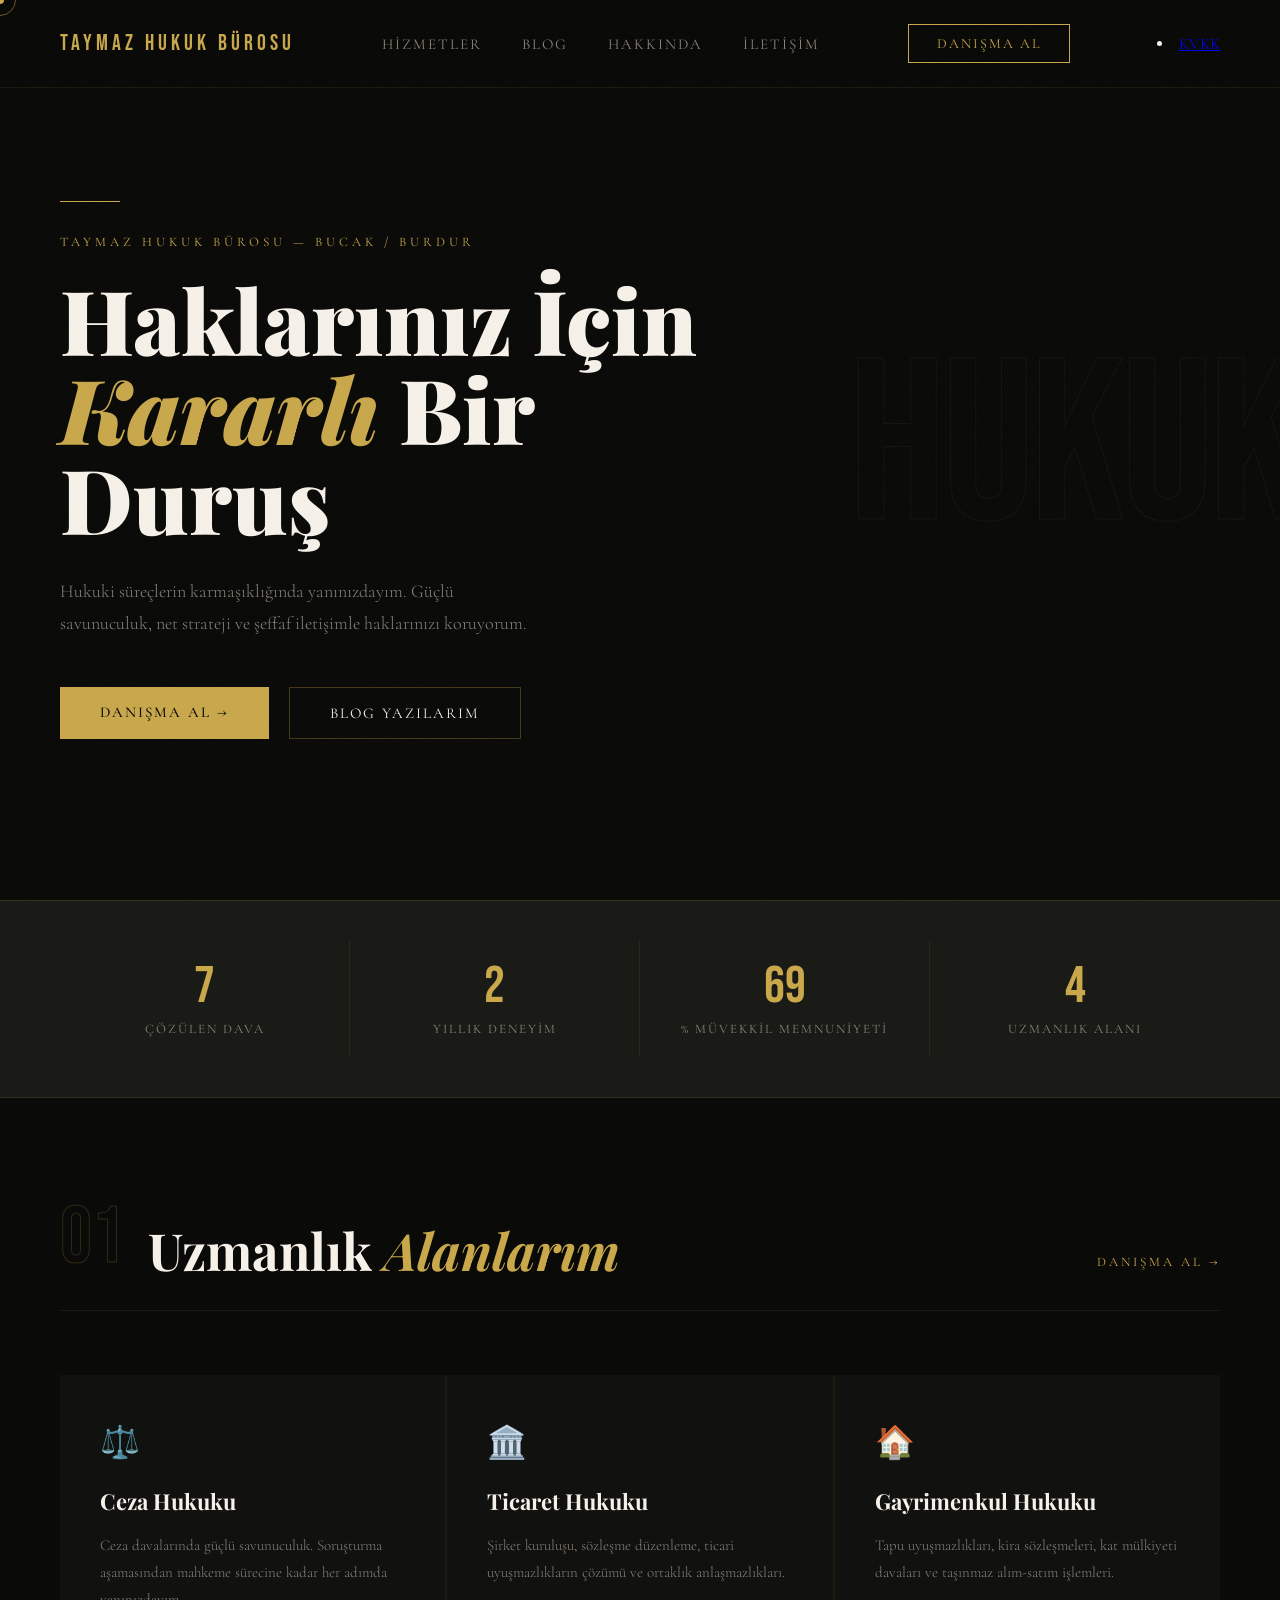
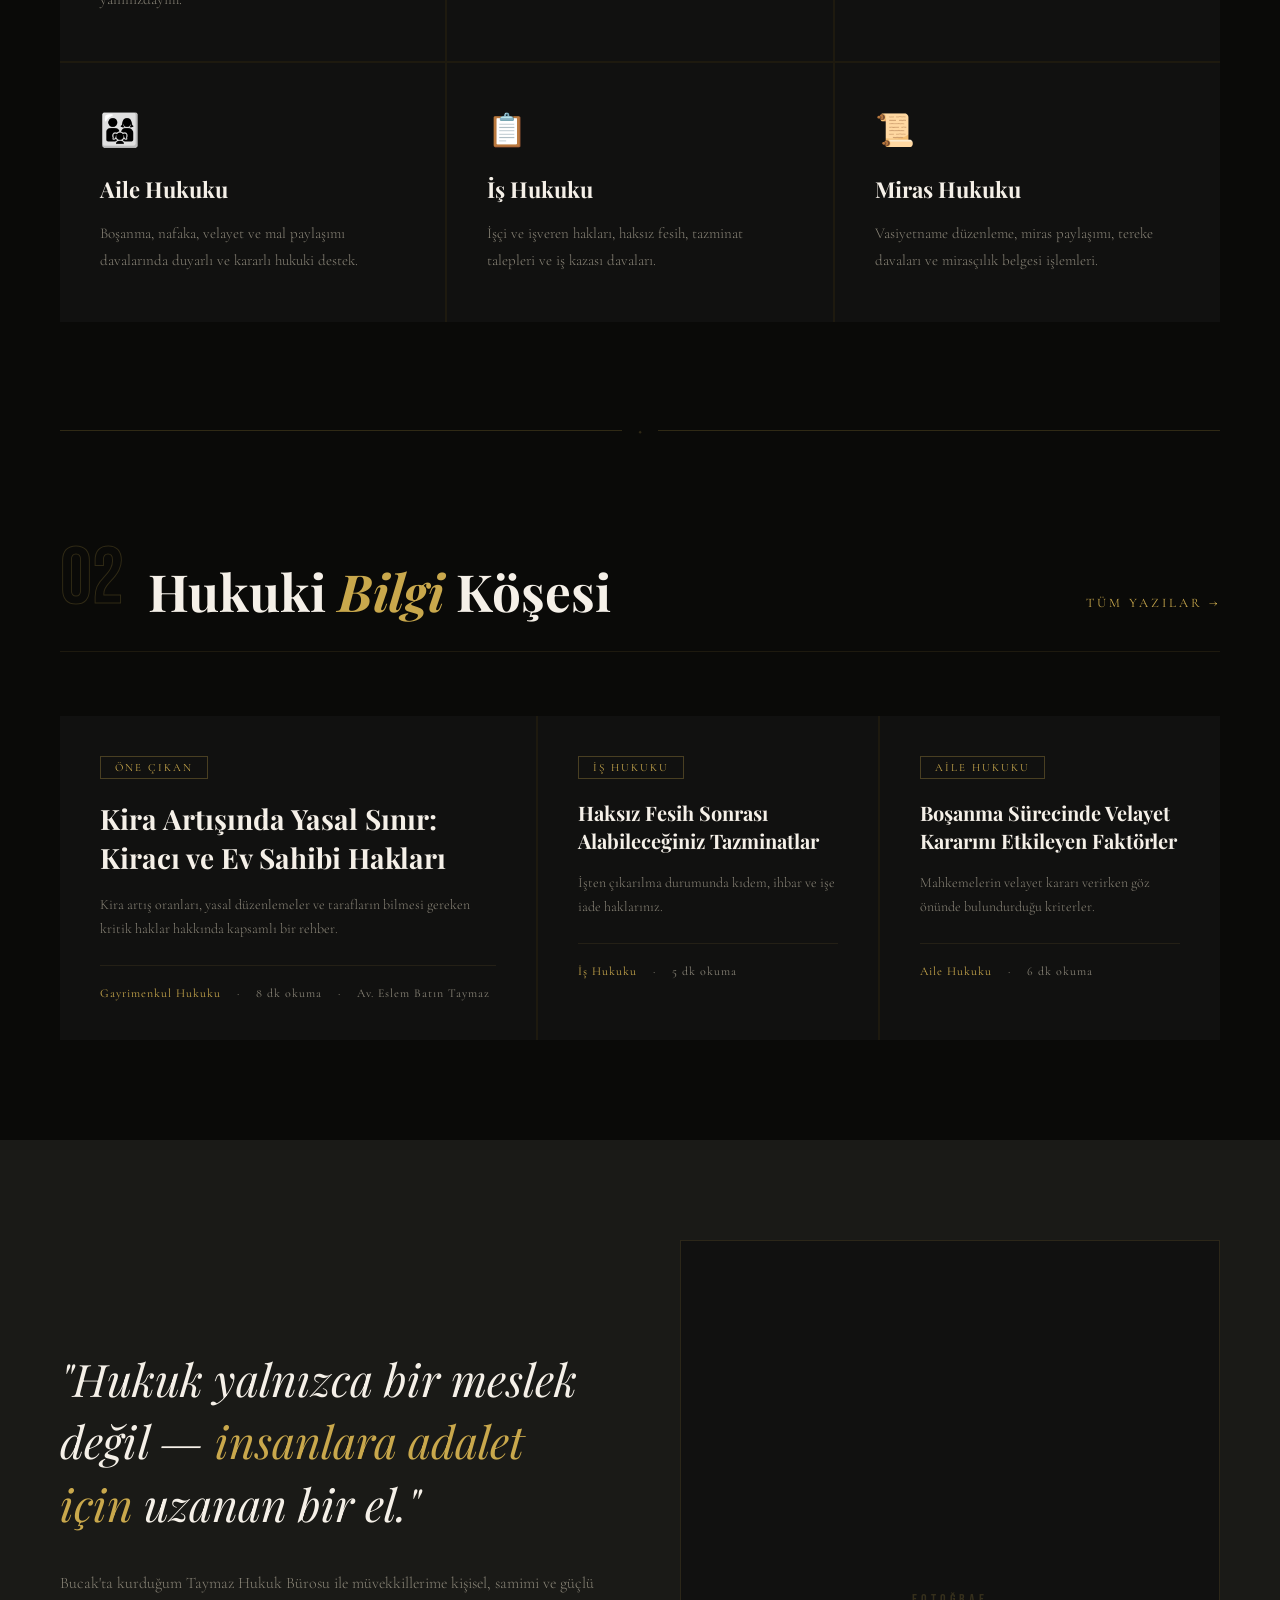
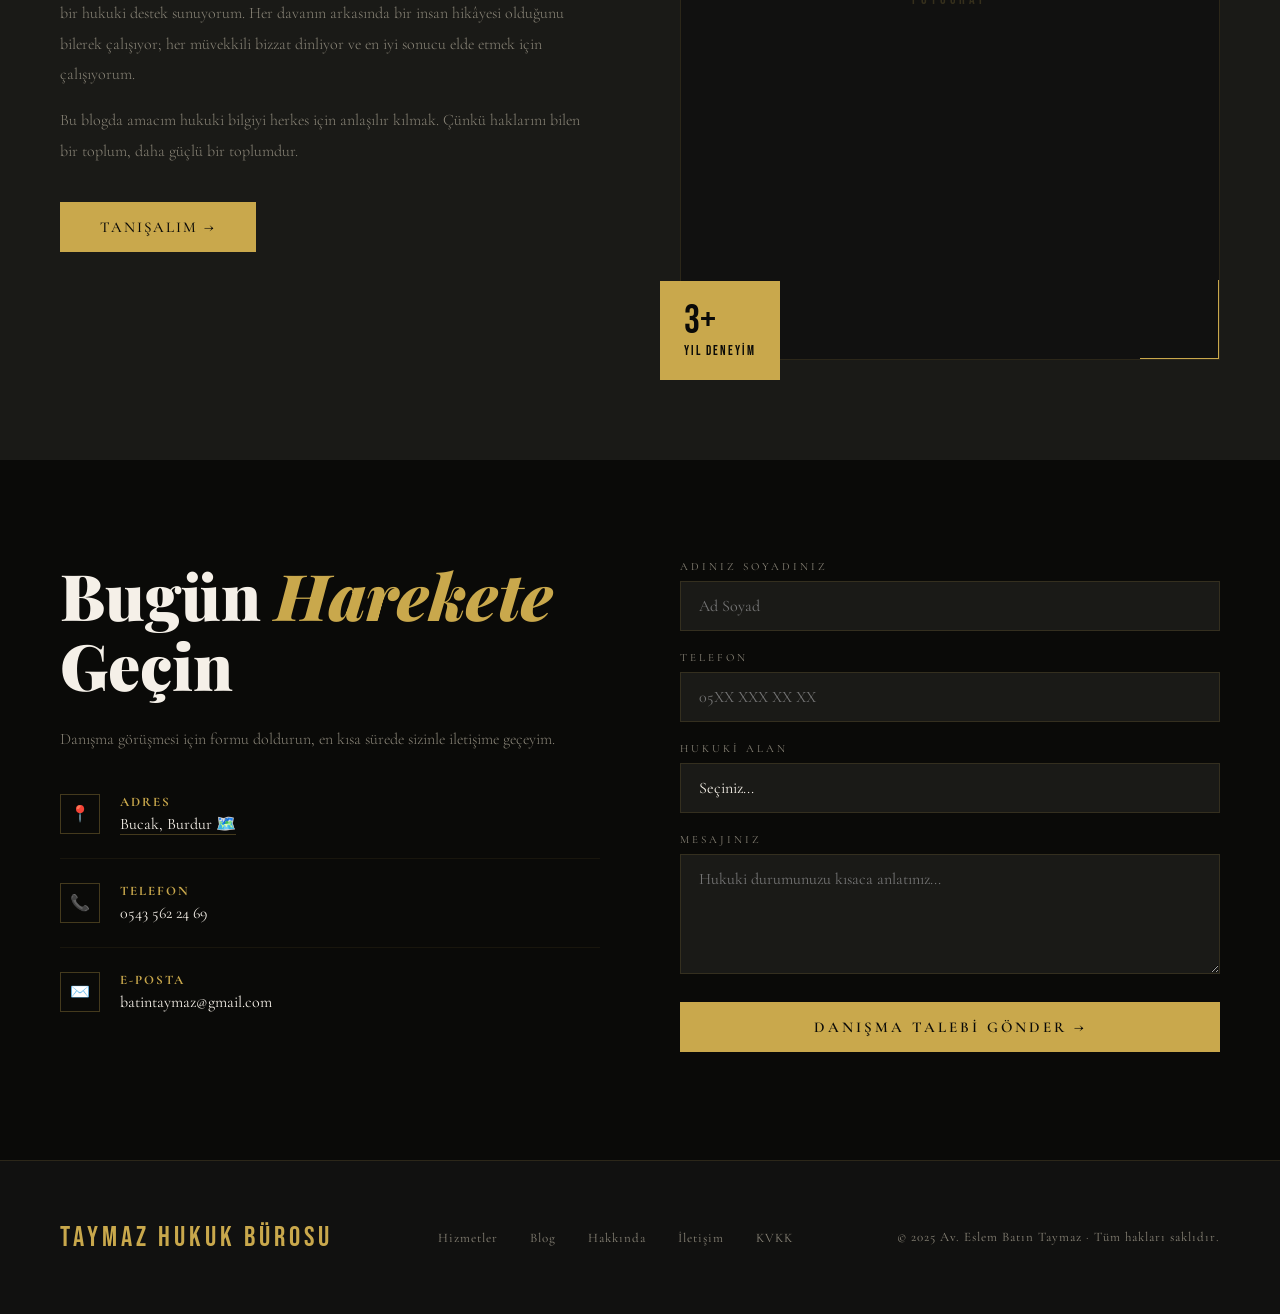
<file: index.html>
<!DOCTYPE html>
<html lang="tr">
<head>
<meta charset="UTF-8">
<meta name="viewport" content="width=device-width, initial-scale=1.0">
<title>Taymaz Hukuk Bürosu — Av. Eslem Batın Taymaz</title>
<link href="https://fonts.googleapis.com/css2?family=Playfair+Display:ital,wght@0,700;0,900;1,700&family=Cormorant+Garamond:wght@300;400;500&family=Bebas+Neue&display=swap" rel="stylesheet">
<link rel="stylesheet" href="style.css">
<style>
  .hero { min-height: 100vh; display: flex; align-items: center; padding: 120px 60px 80px; position: relative; overflow: hidden; }
  .hero-bg-text { position: absolute; right: -20px; top: 50%; transform: translateY(-50%); font-family: 'Bebas Neue', sans-serif; font-size: clamp(120px, 18vw, 260px); color: transparent; -webkit-text-stroke: 1px rgba(201,168,76,0.07); line-height: 1; pointer-events: none; user-select: none; letter-spacing: -4px; }
  .hero-line { width: 60px; height: 1px; background: var(--gold); margin-bottom: 32px; animation: expandLine 1.2s ease forwards; transform-origin: left; }
  @keyframes expandLine { from { transform: scaleX(0); } to { transform: scaleX(1); } }
  .hero-tag { font-size: 13px; letter-spacing: 4px; text-transform: uppercase; color: var(--gold); margin-bottom: 24px; opacity: 0; animation: fadeUp 0.8s ease 0.3s forwards; }
  .hero h1 { font-family: 'Playfair Display', serif; font-size: clamp(48px, 7vw, 96px); font-weight: 900; line-height: 1.0; margin-bottom: 32px; opacity: 0; animation: fadeUp 0.9s ease 0.5s forwards; max-width: 700px; }
  .hero h1 em { font-style: italic; color: var(--gold); }
  .hero-desc { font-size: 18px; line-height: 1.8; color: var(--muted); max-width: 480px; margin-bottom: 48px; font-weight: 300; opacity: 0; animation: fadeUp 0.9s ease 0.7s forwards; }
  .hero-buttons { display: flex; gap: 20px; flex-wrap: wrap; opacity: 0; animation: fadeUp 0.9s ease 0.9s forwards; }
  @keyframes fadeUp { from { opacity: 0; transform: translateY(24px); } to { opacity: 1; transform: translateY(0); } }

  .stats-bar { background: var(--dark3); border-top: 1px solid rgba(201,168,76,0.15); border-bottom: 1px solid rgba(201,168,76,0.15); padding: 40px 60px; display: grid; grid-template-columns: repeat(4, 1fr); }
  .stat-item { text-align: center; padding: 20px; border-right: 1px solid rgba(201,168,76,0.1); }
  .stat-item:last-child { border-right: none; }
  .stat-number { font-family: 'Bebas Neue', sans-serif; font-size: 52px; color: var(--gold); line-height: 1; display: block; }
  .stat-label { font-size: 13px; letter-spacing: 2px; text-transform: uppercase; color: var(--muted); margin-top: 8px; display: block; }

  .services-grid { display: grid; grid-template-columns: repeat(3, 1fr); gap: 2px; background: rgba(201,168,76,0.1); }
  .service-card { background: var(--dark2); padding: 48px 40px; transition: background 0.3s; position: relative; overflow: hidden; text-decoration: none; color: inherit; display: block; cursor: pointer; }
  .service-card::before { content: ''; position: absolute; bottom: 0; left: 0; right: 0; height: 2px; background: var(--gold); transform: scaleX(0); transition: transform 0.4s ease; transform-origin: left; }
  .service-card:hover::before { transform: scaleX(1); }
  .service-card:hover { background: var(--dark3); }
  .service-card-arrow { position: absolute; top: 40px; right: 40px; color: var(--gold); font-size: 20px; opacity: 0; transition: opacity 0.3s, transform 0.3s; }
  .service-card:hover .service-card-arrow { opacity: 1; transform: translateX(4px); }
  .service-icon { font-size: 32px; margin-bottom: 24px; display: block; }
  .service-card h3 { font-family: 'Playfair Display', serif; font-size: 22px; margin-bottom: 16px; color: var(--cream); }
  .service-card p { font-size: 15px; line-height: 1.8; color: var(--muted); font-weight: 300; }

  .blog-grid { display: grid; grid-template-columns: 1.4fr 1fr 1fr; gap: 2px; background: rgba(201,168,76,0.1); }
  .blog-card { background: var(--dark2); padding: 40px; cursor: pointer; transition: background 0.3s; }
  .blog-card:hover { background: var(--dark3); }
  .blog-tag { display: inline-block; padding: 4px 14px; border: 1px solid rgba(201,168,76,0.3); color: var(--gold); font-size: 11px; letter-spacing: 2px; text-transform: uppercase; margin-bottom: 20px; }
  .blog-card h3 { font-family: 'Playfair Display', serif; font-size: 20px; line-height: 1.4; margin-bottom: 16px; color: var(--cream); transition: color 0.3s; }
  .blog-card:hover h3 { color: var(--gold-light); }
  .blog-card.featured h3 { font-size: 28px; }
  .blog-card p { font-size: 14px; color: var(--muted); line-height: 1.7; margin-bottom: 24px; font-weight: 300; }
  .blog-meta { display: flex; align-items: center; gap: 16px; font-size: 12px; color: var(--muted); letter-spacing: 1px; border-top: 1px solid rgba(201,168,76,0.1); padding-top: 20px; flex-wrap: wrap; }
  .blog-meta span:first-child { color: var(--gold); }

  .about-section { padding: 100px 60px; background: var(--dark3); display: grid; grid-template-columns: 1fr 1fr; gap: 80px; align-items: center; }
  .about-left .big-quote { font-family: 'Playfair Display', serif; font-size: clamp(28px, 3.5vw, 46px); font-style: italic; line-height: 1.4; color: var(--cream); margin-bottom: 32px; }
  .about-left .big-quote span { color: var(--gold); }
  .about-left p { font-size: 16px; line-height: 1.9; color: var(--muted); font-weight: 300; margin-bottom: 16px; }
  .about-right { position: relative; }
  .about-photo-frame { width: 100%; aspect-ratio: 3/4; background: var(--dark2); border: 1px solid rgba(201,168,76,0.15); position: relative; display: flex; align-items: center; justify-content: center; overflow: hidden; }
  .about-photo-frame::before { content: 'FOTOĞRAF'; font-family: 'Bebas Neue', sans-serif; font-size: 14px; letter-spacing: 4px; color: rgba(201,168,76,0.2); }
  .about-photo-frame::after { content: ''; position: absolute; bottom: -1px; right: -1px; width: 80px; height: 80px; border-bottom: 2px solid var(--gold); border-right: 2px solid var(--gold); }
  .about-badge { position: absolute; bottom: -20px; left: -20px; background: var(--gold); color: var(--dark); padding: 20px 24px; font-family: 'Bebas Neue', sans-serif; }
  .about-badge .years { font-size: 40px; line-height: 1; display: block; }
  .about-badge .years-label { font-size: 13px; letter-spacing: 2px; }

  .contact-section { padding: 100px 60px; display: grid; grid-template-columns: 1fr 1fr; gap: 80px; align-items: start; }
  .contact-left h2 { font-family: 'Playfair Display', serif; font-size: clamp(36px, 5vw, 64px); font-weight: 900; line-height: 1.1; margin-bottom: 24px; }
  .contact-left h2 em { font-style: italic; color: var(--gold); }
  .contact-left p { font-size: 16px; line-height: 1.8; color: var(--muted); margin-bottom: 40px; font-weight: 300; }
  .contact-info-item { display: flex; align-items: flex-start; gap: 20px; margin-bottom: 24px; padding-bottom: 24px; border-bottom: 1px solid rgba(201,168,76,0.08); }
  .contact-info-item:last-child { border-bottom: none; }
  .contact-icon { width: 40px; height: 40px; border: 1px solid rgba(201,168,76,0.3); display: flex; align-items: center; justify-content: center; color: var(--gold); font-size: 16px; flex-shrink: 0; }
  .contact-info-text strong { display: block; font-size: 13px; letter-spacing: 2px; text-transform: uppercase; color: var(--gold); margin-bottom: 4px; }
  .contact-info-text span { font-size: 16px; color: var(--cream); }

  @media (max-width: 768px) {
    .hero { padding: 100px 24px 60px; }
    .stats-bar { grid-template-columns: repeat(2,1fr); padding: 32px 24px; }
    .services-grid { grid-template-columns: 1fr; }
    .blog-grid { grid-template-columns: 1fr; }
    .about-section { grid-template-columns: 1fr; padding: 60px 24px; gap: 40px; }
    .contact-section { grid-template-columns: 1fr; padding: 60px 24px; gap: 40px; }
  }
</style>
</head>
<body>
<div class="cursor" id="cursor"></div>
<div class="cursor-ring" id="cursorRing"></div>

<nav>
  <a href="index.html" class="nav-logo">TAYMAZ HUKUK BÜROSU</a>
  <ul class="nav-links">
    <li><a href="#hizmetler">Hizmetler</a></li>
    <li><a href="#blog">Blog</a></li>
    <li><a href="#hakkinda">Hakkında</a></li>
    <li><a href="#iletisim">İletişim</a></li>
  </ul>
  <a href="#iletisim" class="nav-cta">Danışma Al</a>
  <li><a href="kvkk.html">KVKK</a></li>
</nav>

<section class="hero">
  <div class="hero-bg-text">HUKUK</div>
  <div>
    <div class="hero-line"></div>
    <p class="hero-tag">Taymaz Hukuk Bürosu — Bucak / Burdur</p>
    <h1>Haklarınız İçin <em>Kararlı</em> Bir Duruş</h1>
    <p class="hero-desc">Hukuki süreçlerin karmaşıklığında yanınızdayım. Güçlü savunuculuk, net strateji ve şeffaf iletişimle haklarınızı koruyorum.</p>
    <div class="hero-buttons">
      <a href="#iletisim" class="btn-primary">Danışma Al →</a>
      <a href="#blog" class="btn-secondary">Blog Yazılarım</a>
    </div>
  </div>
</section>

<div class="stats-bar reveal">
  <div class="stat-item"><span class="stat-number" data-target="10">0</span><span class="stat-label">Çözülen Dava</span></div>
  <div class="stat-item"><span class="stat-number" data-target="3">0</span><span class="stat-label">Yıllık Deneyim</span></div>
  <div class="stat-item"><span class="stat-number" data-target="100">0</span><span class="stat-label">% Müvekkil Memnuniyeti</span></div>
  <div class="stat-item"><span class="stat-number" data-target="6">0</span><span class="stat-label">Uzmanlık Alanı</span></div>
</div>

<section class="section" id="hizmetler">
  <div class="section-header reveal">
    <div style="display:flex;align-items:flex-end">
      <span class="section-num">01</span>
      <div class="section-title-wrap"><h2>Uzmanlık <span>Alanlarım</span></h2></div>
    </div>
    <a href="#iletisim" class="section-link">Danışma Al →</a>
  </div>
  <div class="services-grid reveal">
    <a href="ceza-hukuku.html" class="service-card">
      <span class="service-card-arrow">→</span>
      <span class="service-icon">⚖️</span>
      <h3>Ceza Hukuku</h3>
      <p>Ceza davalarında güçlü savunuculuk. Soruşturma aşamasından mahkeme sürecine kadar her adımda yanınızdayım.</p>
    </a>
    <a href="ticaret-hukuku.html" class="service-card">
      <span class="service-card-arrow">→</span>
      <span class="service-icon">🏛️</span>
      <h3>Ticaret Hukuku</h3>
      <p>Şirket kuruluşu, sözleşme düzenleme, ticari uyuşmazlıkların çözümü ve ortaklık anlaşmazlıkları.</p>
    </a>
    <a href="gayrimenkul-hukuku.html" class="service-card">
      <span class="service-card-arrow">→</span>
      <span class="service-icon">🏠</span>
      <h3>Gayrimenkul Hukuku</h3>
      <p>Tapu uyuşmazlıkları, kira sözleşmeleri, kat mülkiyeti davaları ve taşınmaz alım-satım işlemleri.</p>
    </a>
    <a href="aile-hukuku.html" class="service-card">
      <span class="service-card-arrow">→</span>
      <span class="service-icon">👨‍👩‍👧</span>
      <h3>Aile Hukuku</h3>
      <p>Boşanma, nafaka, velayet ve mal paylaşımı davalarında duyarlı ve kararlı hukuki destek.</p>
    </a>
    <a href="is-hukuku.html" class="service-card">
      <span class="service-card-arrow">→</span>
      <span class="service-icon">📋</span>
      <h3>İş Hukuku</h3>
      <p>İşçi ve işveren hakları, haksız fesih, tazminat talepleri ve iş kazası davaları.</p>
    </a>
    <a href="miras-hukuku.html" class="service-card">
      <span class="service-card-arrow">→</span>
      <span class="service-icon">📜</span>
      <h3>Miras Hukuku</h3>
      <p>Vasiyetname düzenleme, miras paylaşımı, tereke davaları ve mirasçılık belgesi işlemleri.</p>
    </a>
  </div>
</section>

<div class="gold-divider"><span class="gold-divider-icon">◆</span></div>

<section class="section" id="blog">
  <div class="section-header reveal">
    <div style="display:flex;align-items:flex-end">
      <span class="section-num">02</span>
      <div class="section-title-wrap"><h2>Hukuki <span>Bilgi</span> Köşesi</h2></div>
    </div>
    <a href="#" class="section-link">Tüm Yazılar →</a>
  </div>
  <div class="blog-grid reveal">
    <div class="blog-card featured">
      <span class="blog-tag">Öne Çıkan</span>
      <h3>Kira Artışında Yasal Sınır: Kiracı ve Ev Sahibi Hakları</h3>
      <p>Kira artış oranları, yasal düzenlemeler ve tarafların bilmesi gereken kritik haklar hakkında kapsamlı bir rehber.</p>
      <div class="blog-meta"><span>Gayrimenkul Hukuku</span><span>·</span><span>8 dk okuma</span><span>·</span><span>Av. Eslem Batın Taymaz</span></div>
    </div>
    <div class="blog-card">
      <span class="blog-tag">İş Hukuku</span>
      <h3>Haksız Fesih Sonrası Alabileceğiniz Tazminatlar</h3>
      <p>İşten çıkarılma durumunda kıdem, ihbar ve işe iade haklarınız.</p>
      <div class="blog-meta"><span>İş Hukuku</span><span>·</span><span>5 dk okuma</span></div>
    </div>
    <div class="blog-card">
      <span class="blog-tag">Aile Hukuku</span>
      <h3>Boşanma Sürecinde Velayet Kararını Etkileyen Faktörler</h3>
      <p>Mahkemelerin velayet kararı verirken göz önünde bulundurduğu kriterler.</p>
      <div class="blog-meta"><span>Aile Hukuku</span><span>·</span><span>6 dk okuma</span></div>
    </div>
  </div>
</section>

<section class="about-section" id="hakkinda">
  <div class="about-left reveal">
    <p class="big-quote">"Hukuk yalnızca bir meslek değil — <span>insanlara adalet için</span> uzanan bir el."</p>
    <p>Bucak'ta kurduğum Taymaz Hukuk Bürosu ile müvekkillerime kişisel, samimi ve güçlü bir hukuki destek sunuyorum. Her davanın arkasında bir insan hikâyesi olduğunu bilerek çalışıyor; her müvekkili bizzat dinliyor ve en iyi sonucu elde etmek için çalışıyorum.</p>
    <p>Bu blogda amacım hukuki bilgiyi herkes için anlaşılır kılmak. Çünkü haklarını bilen bir toplum, daha güçlü bir toplumdur.</p>
    <br>
    <a href="#iletisim" class="btn-primary">Tanışalım →</a>
  </div>
  <div class="about-right reveal">
    <div class="about-photo-frame"></div>
    <div class="about-badge"><span class="years">3+</span><span class="years-label">YIL DENEYİM</span></div>
  </div>
</section>

<section class="contact-section" id="iletisim">
  <div class="contact-left reveal">
    <h2>Bugün <em>Harekete</em> Geçin</h2>
    <p>Danışma görüşmesi için formu doldurun, en kısa sürede sizinle iletişime geçeyim.</p>
    <div class="contact-info-item">
      <div class="contact-icon">📍</div>
      <div class="contact-info-text"><strong>Adres</strong><a href="https://maps.app.goo.gl/TxG21vGR5b4j45HZ6" target="_blank" style="color:var(--cream);text-decoration:none;border-bottom:1px solid rgba(201,168,76,0.3);transition:color 0.3s;" onmouseover="this.style.color='#E8C87A'" onmouseout="this.style.color='var(--cream)'">Bucak, Burdur 🗺️</a></div>
    </div>
    <div class="contact-info-item">
      <div class="contact-icon">📞</div>
      <div class="contact-info-text"><strong>Telefon</strong><span>0543 562 24 69</span></div>
    </div>
    <div class="contact-info-item">
      <div class="contact-icon">✉️</div>
      <div class="contact-info-text"><strong>E-posta</strong><span>batintaymaz@gmail.com</span></div>
    </div>
  </div>
  <form class="contact-form reveal" action="https://formspree.io/f/xaqpqekr" method="POST">
    <div class="form-group"><label>Adınız Soyadınız</label><input type="text" name="isim" placeholder="Ad Soyad" required></div>
    <div class="form-group"><label>Telefon</label><input type="tel" name="telefon" placeholder="05XX XXX XX XX" required></div>
    <div class="form-group">
      <label>Hukuki Alan</label>
      <select name="hukuki_alan" required>
        <option value="">Seçiniz...</option>
        <option>Ceza Hukuku</option><option>Ticaret Hukuku</option><option>Gayrimenkul Hukuku</option>
        <option>Aile Hukuku</option><option>İş Hukuku</option><option>Miras Hukuku</option><option>Diğer</option>
      </select>
    </div>
    <div class="form-group"><label>Mesajınız</label><textarea name="mesaj" placeholder="Hukuki durumunuzu kısaca anlatınız..." required></textarea></div>
    <button type="submit" class="form-submit">Danışma Talebi Gönder →</button>
  </form>
</section>

<footer>
  <a href="index.html" class="footer-logo">TAYMAZ HUKUK BÜROSU</a>
  <ul class="footer-links">
    <li><a href="#hizmetler">Hizmetler</a></li>
    <li><a href="#blog">Blog</a></li>
    <li><a href="#hakkinda">Hakkında</a></li>
    <li><a href="#iletisim">İletişim</a></li>
    <li><a href="kvkk.html">KVKK</a></li>
  </ul>
  <p class="footer-copy">© 2025 Av. Eslem Batın Taymaz · Tüm hakları saklıdır.</p>
</footer>

<script src="cursor.js"></script>
</body>
</html>
</file>
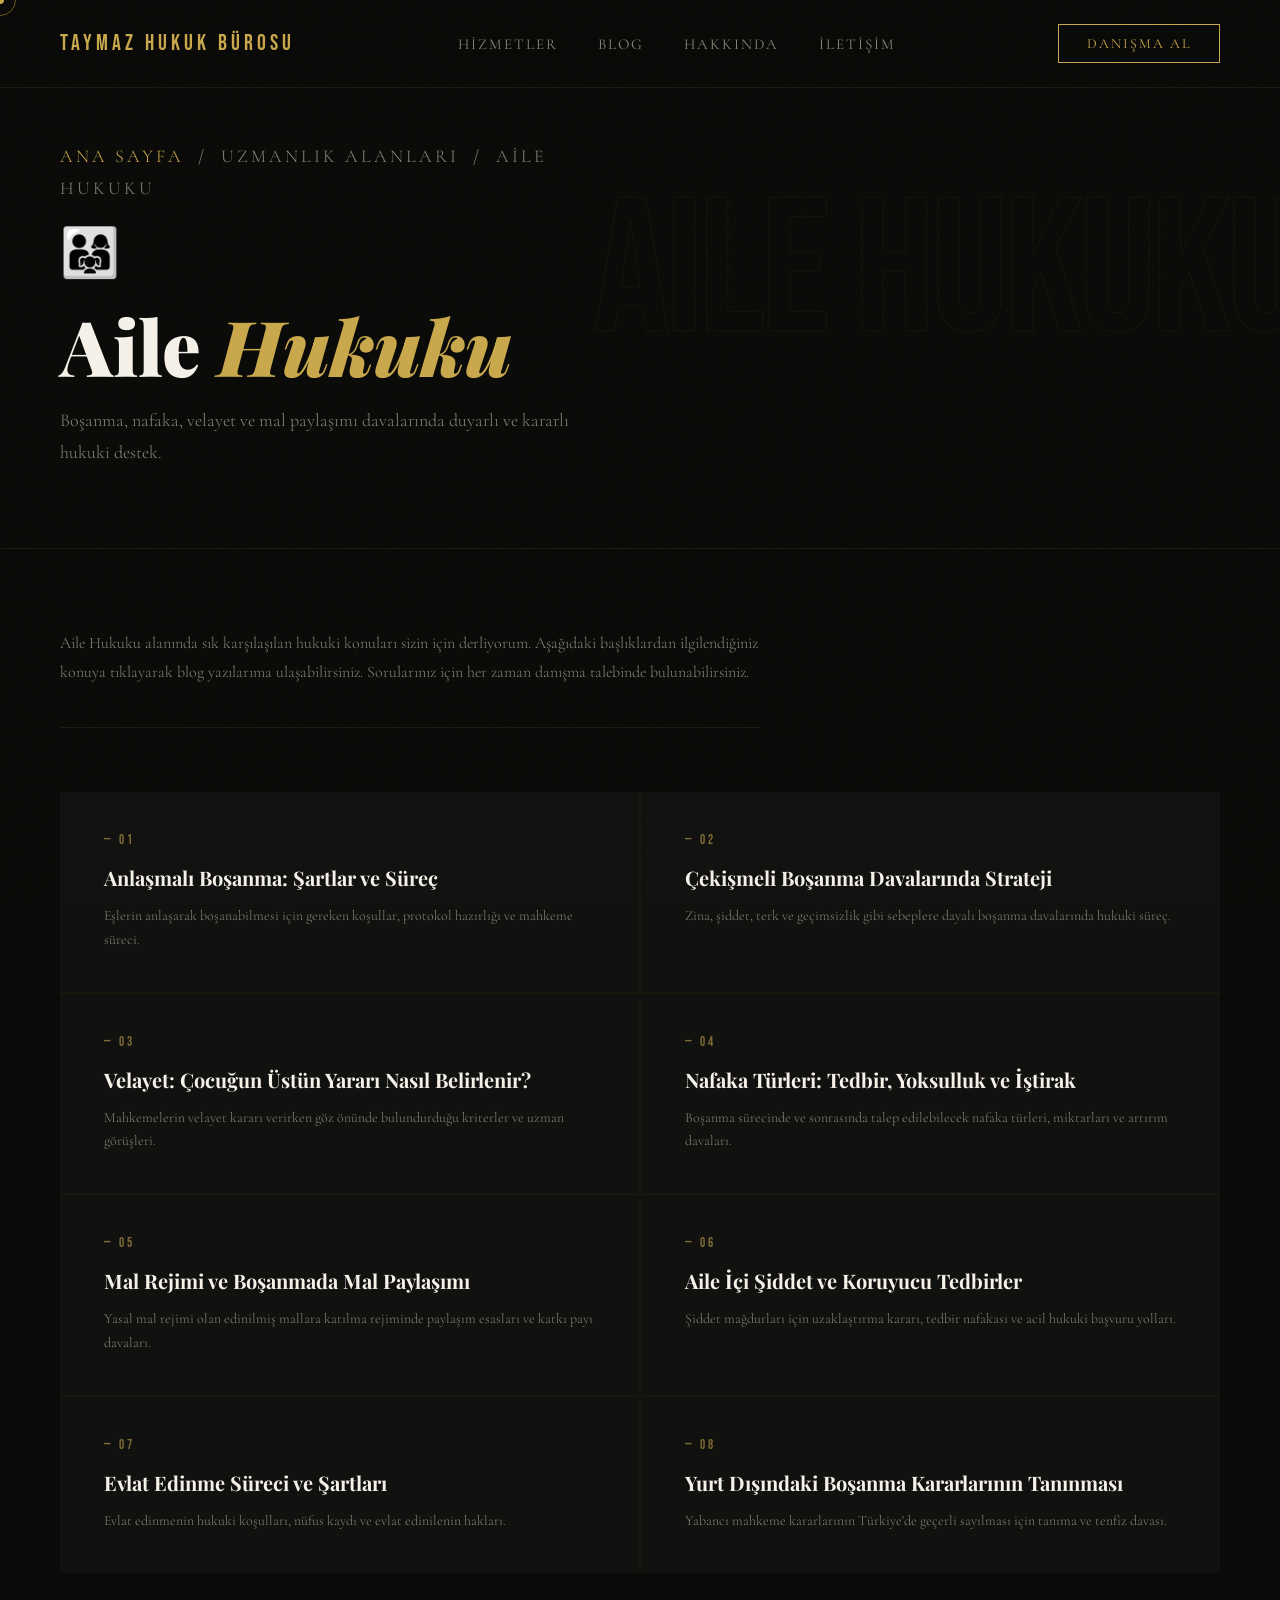
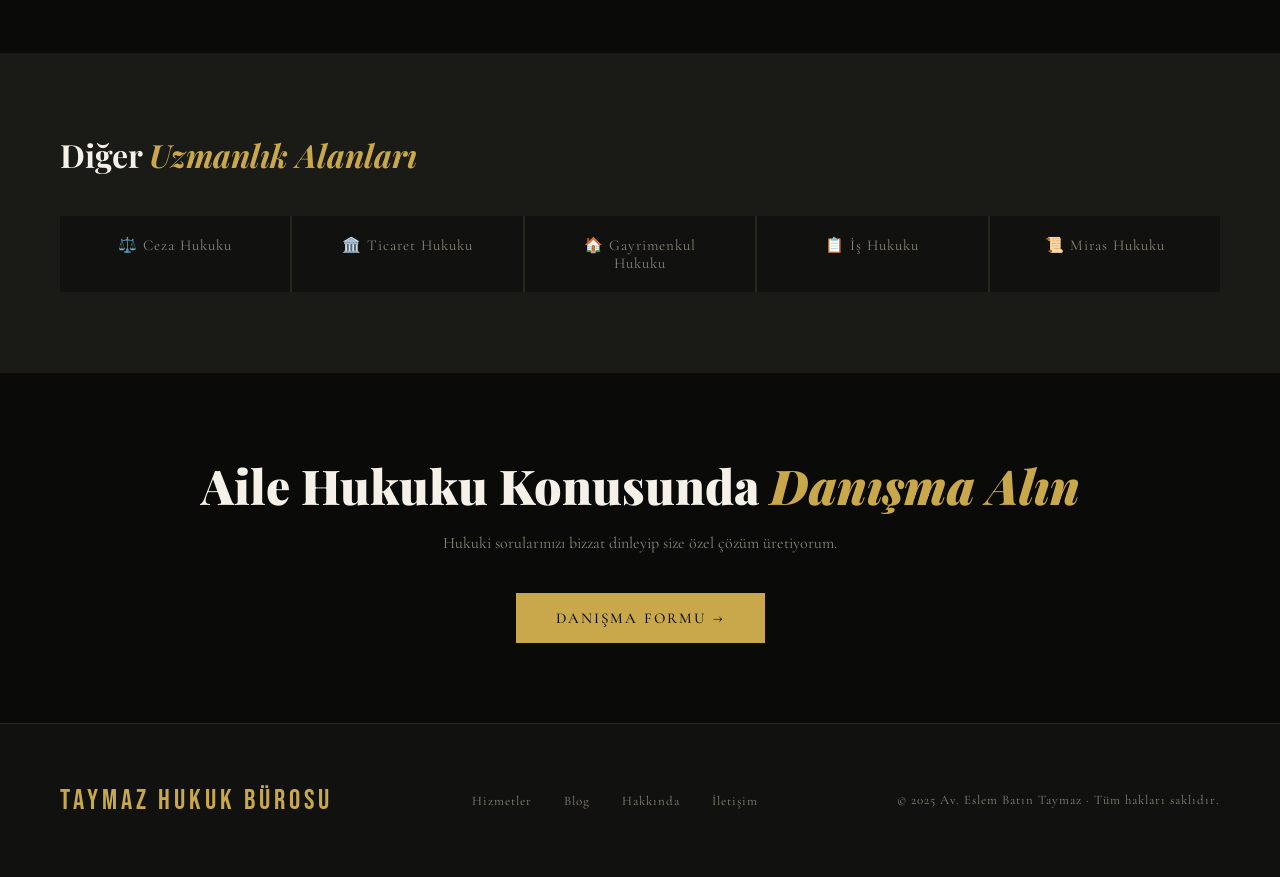
<file: aile-hukuku.html>
<!DOCTYPE html>
<html lang="tr">
<head>
<meta charset="UTF-8">
<meta name="viewport" content="width=device-width, initial-scale=1.0">
<title>Aile Hukuku — Taymaz Hukuk Bürosu</title>
<link href="https://fonts.googleapis.com/css2?family=Playfair+Display:ital,wght@0,700;0,900;1,700&family=Cormorant+Garamond:wght@300;400;500&family=Bebas+Neue&display=swap" rel="stylesheet">
<link rel="stylesheet" href="style.css">
<style>
  .page-hero { min-height: 50vh; display: flex; align-items: flex-end; padding: 140px 60px 80px; position: relative; overflow: hidden; border-bottom: 1px solid rgba(201,168,76,0.1); }
  .page-hero-bg { position: absolute; right: -20px; top: 50%; transform: translateY(-50%); font-family: 'Bebas Neue', sans-serif; font-size: clamp(100px, 15vw, 220px); color: transparent; -webkit-text-stroke: 1px rgba(201,168,76,0.06); line-height: 1; pointer-events: none; user-select: none; letter-spacing: -4px; }
  .breadcrumb { font-size: 12px; letter-spacing: 3px; text-transform: uppercase; color: var(--muted); margin-bottom: 20px; }
  .breadcrumb a { color: var(--gold); text-decoration: none; }
  .breadcrumb a:hover { color: var(--gold-light); }
  .page-hero h1 { font-family: 'Playfair Display', serif; font-size: clamp(40px, 6vw, 80px); font-weight: 900; line-height: 1.0; margin-bottom: 20px; }
  .page-hero h1 em { font-style: italic; color: var(--gold); }
  .page-hero p { font-size: 18px; line-height: 1.8; color: var(--muted); max-width: 560px; font-weight: 300; }
  .page-icon { font-size: 48px; margin-bottom: 24px; display: block; }

  .topics-section { padding: 80px 60px; }
  .topics-intro { font-size: 16px; color: var(--muted); line-height: 1.8; max-width: 700px; margin-bottom: 64px; font-weight: 300; padding-bottom: 40px; border-bottom: 1px solid rgba(201,168,76,0.1); }

  .topics-grid { display: grid; grid-template-columns: 1fr 1fr; gap: 2px; background: rgba(201,168,76,0.08); }
  .topic-card { background: var(--dark2); padding: 40px 44px; cursor: pointer; transition: background 0.3s; position: relative; overflow: hidden; text-decoration: none; color: inherit; display: block; }
  .topic-card::before { content: ''; position: absolute; left: 0; top: 0; bottom: 0; width: 2px; background: var(--gold); transform: scaleY(0); transition: transform 0.4s ease; transform-origin: top; }
  .topic-card:hover::before { transform: scaleY(1); }
  .topic-card:hover { background: var(--dark3); }
  .topic-num { font-family: 'Bebas Neue', sans-serif; font-size: 13px; letter-spacing: 3px; color: var(--gold); margin-bottom: 16px; display: block; opacity: 0.6; }
  .topic-card h3 { font-family: 'Playfair Display', serif; font-size: 20px; line-height: 1.4; margin-bottom: 12px; color: var(--cream); transition: color 0.3s; }
  .topic-card:hover h3 { color: var(--gold-light); }
  .topic-card p { font-size: 14px; color: var(--muted); line-height: 1.7; font-weight: 300; }
  .topic-arrow { position: absolute; bottom: 32px; right: 36px; color: var(--gold); font-size: 18px; opacity: 0; transition: opacity 0.3s, transform 0.3s; }
  .topic-card:hover .topic-arrow { opacity: 1; transform: translateX(4px); }

  .other-areas { padding: 80px 60px; background: var(--dark3); }
  .other-areas h2 { font-family: 'Playfair Display', serif; font-size: 32px; font-weight: 700; margin-bottom: 40px; }
  .other-areas h2 span { color: var(--gold); font-style: italic; }
  .areas-row { display: flex; gap: 2px; flex-wrap: wrap; background: rgba(201,168,76,0.08); }
  .area-pill { background: var(--dark2); padding: 20px 32px; text-decoration: none; color: var(--muted); font-size: 15px; letter-spacing: 1px; transition: all 0.3s; flex: 1; min-width: 160px; text-align: center; }
  .area-pill:hover { background: var(--dark); color: var(--gold); }

  .cta-section { padding: 80px 60px; text-align: center; border-top: 1px solid rgba(201,168,76,0.1); }
  .cta-section h2 { font-family: 'Playfair Display', serif; font-size: clamp(28px, 4vw, 48px); font-weight: 900; margin-bottom: 16px; }
  .cta-section h2 em { font-style: italic; color: var(--gold); }
  .cta-section p { font-size: 16px; color: var(--muted); margin-bottom: 40px; }

  @media (max-width: 768px) {
    .page-hero { padding: 120px 24px 60px; }
    .topics-section { padding: 60px 24px; }
    .topics-grid { grid-template-columns: 1fr; }
    .other-areas { padding: 60px 24px; }
    .cta-section { padding: 60px 24px; }
    .areas-row { flex-direction: column; }
  }
</style>
</head>
<body>
<div class="cursor" id="cursor"></div>
<div class="cursor-ring" id="cursorRing"></div>

<nav>
  <a href="index.html" class="nav-logo">TAYMAZ HUKUK BÜROSU</a>
  <ul class="nav-links">
    <li><a href="index.html#hizmetler">Hizmetler</a></li>
    <li><a href="index.html#blog">Blog</a></li>
    <li><a href="index.html#hakkinda">Hakkında</a></li>
    <li><a href="index.html#iletisim">İletişim</a></li>
  </ul>
  <a href="index.html#iletisim" class="nav-cta">Danışma Al</a>
</nav>

<section class="page-hero">
  <div class="page-hero-bg">AILE HUKUKU</div>
  <div>
    <p class="breadcrumb"><a href="index.html">Ana Sayfa</a> &nbsp;/&nbsp; Uzmanlık Alanları &nbsp;/&nbsp; Aile Hukuku</p>
    <span class="page-icon">👨‍👩‍👧</span>
    <h1>Aile <em>Hukuku</em></h1>
    <p>Boşanma, nafaka, velayet ve mal paylaşımı davalarında duyarlı ve kararlı hukuki destek.</p>
  </div>
</section>

<section class="topics-section">
  <p class="topics-intro reveal">
    Aile Hukuku alanında sık karşılaşılan hukuki konuları sizin için derliyorum. Aşağıdaki başlıklardan ilgilendiğiniz konuya tıklayarak blog yazılarıma ulaşabilirsiniz. Sorularınız için her zaman danışma talebinde bulunabilirsiniz.
  </p>
  <div class="topics-grid reveal">
    <a href="#" class="topic-card">
      <span class="topic-num">— 01</span>
      <h3>Anlaşmalı Boşanma: Şartlar ve Süreç</h3>
      <p>Eşlerin anlaşarak boşanabilmesi için gereken koşullar, protokol hazırlığı ve mahkeme süreci.</p>
      <span class="topic-arrow">→</span>
    </a>
    <a href="#" class="topic-card">
      <span class="topic-num">— 02</span>
      <h3>Çekişmeli Boşanma Davalarında Strateji</h3>
      <p>Zina, şiddet, terk ve geçimsizlik gibi sebeplere dayalı boşanma davalarında hukuki süreç.</p>
      <span class="topic-arrow">→</span>
    </a>
    <a href="#" class="topic-card">
      <span class="topic-num">— 03</span>
      <h3>Velayet: Çocuğun Üstün Yararı Nasıl Belirlenir?</h3>
      <p>Mahkemelerin velayet kararı verirken göz önünde bulundurduğu kriterler ve uzman görüşleri.</p>
      <span class="topic-arrow">→</span>
    </a>
    <a href="#" class="topic-card">
      <span class="topic-num">— 04</span>
      <h3>Nafaka Türleri: Tedbir, Yoksulluk ve İştirak</h3>
      <p>Boşanma sürecinde ve sonrasında talep edilebilecek nafaka türleri, miktarları ve artırım davaları.</p>
      <span class="topic-arrow">→</span>
    </a>
    <a href="#" class="topic-card">
      <span class="topic-num">— 05</span>
      <h3>Mal Rejimi ve Boşanmada Mal Paylaşımı</h3>
      <p>Yasal mal rejimi olan edinilmiş mallara katılma rejiminde paylaşım esasları ve katkı payı davaları.</p>
      <span class="topic-arrow">→</span>
    </a>
    <a href="#" class="topic-card">
      <span class="topic-num">— 06</span>
      <h3>Aile İçi Şiddet ve Koruyucu Tedbirler</h3>
      <p>Şiddet mağdurları için uzaklaştırma kararı, tedbir nafakası ve acil hukuki başvuru yolları.</p>
      <span class="topic-arrow">→</span>
    </a>
    <a href="#" class="topic-card">
      <span class="topic-num">— 07</span>
      <h3>Evlat Edinme Süreci ve Şartları</h3>
      <p>Evlat edinmenin hukuki koşulları, nüfus kaydı ve evlat edinilenin hakları.</p>
      <span class="topic-arrow">→</span>
    </a>
    <a href="#" class="topic-card">
      <span class="topic-num">— 08</span>
      <h3>Yurt Dışındaki Boşanma Kararlarının Tanınması</h3>
      <p>Yabancı mahkeme kararlarının Türkiye'de geçerli sayılması için tanıma ve tenfiz davası.</p>
      <span class="topic-arrow">→</span>
    </a>

  </div>
</section>

<section class="other-areas reveal">
  <h2>Diğer <span>Uzmanlık Alanları</span></h2>
  <div class="areas-row">
    <a href="ceza-hukuku.html" class="area-pill">⚖️ Ceza Hukuku</a>
    <a href="ticaret-hukuku.html" class="area-pill">🏛️ Ticaret Hukuku</a>
    <a href="gayrimenkul-hukuku.html" class="area-pill">🏠 Gayrimenkul Hukuku</a>
    <a href="is-hukuku.html" class="area-pill">📋 İş Hukuku</a>
    <a href="miras-hukuku.html" class="area-pill">📜 Miras Hukuku</a>

  </div>
</section>

<section class="cta-section reveal">
  <h2>Aile Hukuku Konusunda <em>Danışma Alın</em></h2>
  <p>Hukuki sorularınızı bizzat dinleyip size özel çözüm üretiyorum.</p>
  <a href="index.html#iletisim" class="btn-primary">Danışma Formu →</a>
</section>

<footer>
  <a href="index.html" class="footer-logo">TAYMAZ HUKUK BÜROSU</a>
  <ul class="footer-links">
    <li><a href="index.html#hizmetler">Hizmetler</a></li>
    <li><a href="index.html#blog">Blog</a></li>
    <li><a href="index.html#hakkinda">Hakkında</a></li>
    <li><a href="index.html#iletisim">İletişim</a></li>
  </ul>
  <p class="footer-copy">© 2025 Av. Eslem Batın Taymaz · Tüm hakları saklıdır.</p>
</footer>

<script src="cursor.js"></script>
</body>
</html>
</file>
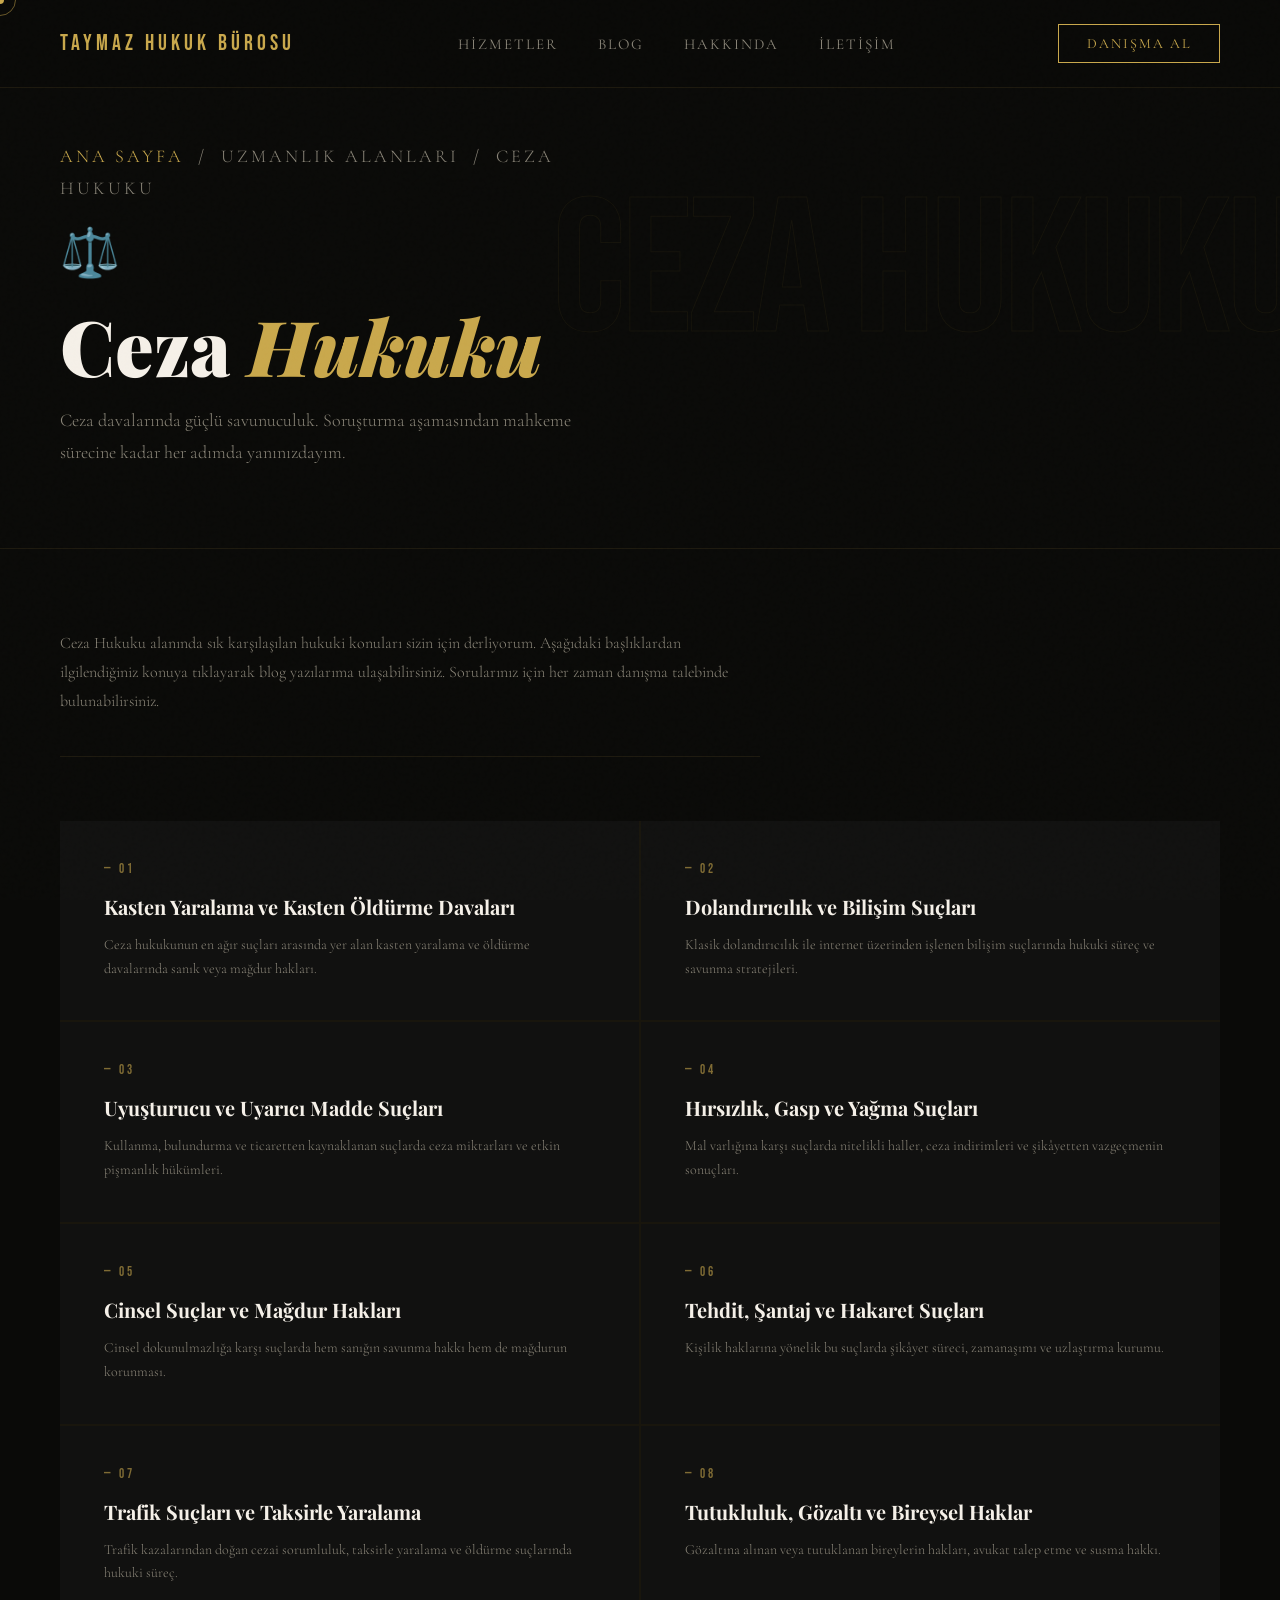
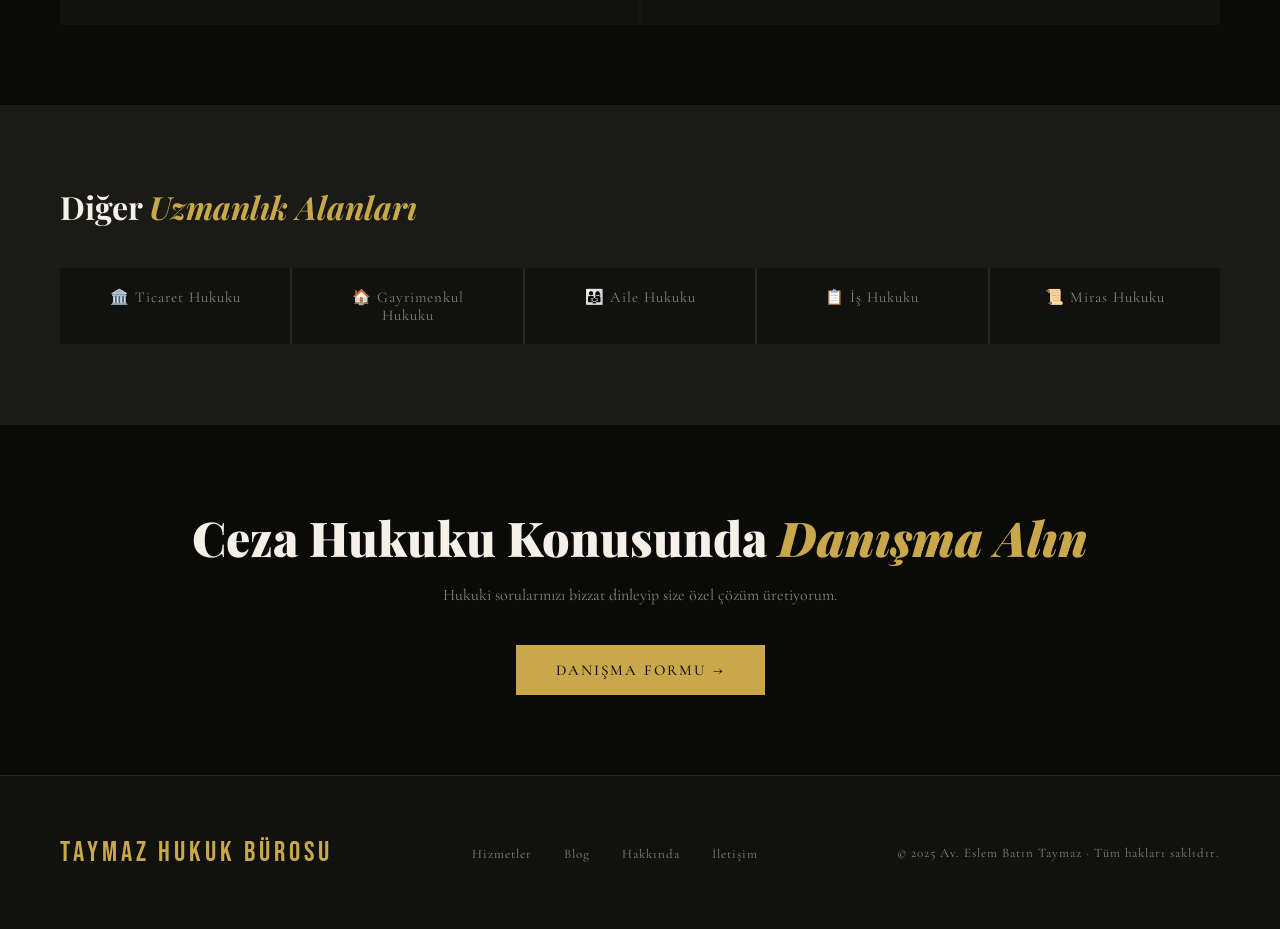
<file: ceza-hukuku.html>
<!DOCTYPE html>
<html lang="tr">
<head>
<meta charset="UTF-8">
<meta name="viewport" content="width=device-width, initial-scale=1.0">
<title>Ceza Hukuku — Taymaz Hukuk Bürosu</title>
<link href="https://fonts.googleapis.com/css2?family=Playfair+Display:ital,wght@0,700;0,900;1,700&family=Cormorant+Garamond:wght@300;400;500&family=Bebas+Neue&display=swap" rel="stylesheet">
<link rel="stylesheet" href="style.css">
<style>
  .page-hero { min-height: 50vh; display: flex; align-items: flex-end; padding: 140px 60px 80px; position: relative; overflow: hidden; border-bottom: 1px solid rgba(201,168,76,0.1); }
  .page-hero-bg { position: absolute; right: -20px; top: 50%; transform: translateY(-50%); font-family: 'Bebas Neue', sans-serif; font-size: clamp(100px, 15vw, 220px); color: transparent; -webkit-text-stroke: 1px rgba(201,168,76,0.06); line-height: 1; pointer-events: none; user-select: none; letter-spacing: -4px; }
  .breadcrumb { font-size: 12px; letter-spacing: 3px; text-transform: uppercase; color: var(--muted); margin-bottom: 20px; }
  .breadcrumb a { color: var(--gold); text-decoration: none; }
  .breadcrumb a:hover { color: var(--gold-light); }
  .page-hero h1 { font-family: 'Playfair Display', serif; font-size: clamp(40px, 6vw, 80px); font-weight: 900; line-height: 1.0; margin-bottom: 20px; }
  .page-hero h1 em { font-style: italic; color: var(--gold); }
  .page-hero p { font-size: 18px; line-height: 1.8; color: var(--muted); max-width: 560px; font-weight: 300; }
  .page-icon { font-size: 48px; margin-bottom: 24px; display: block; }

  .topics-section { padding: 80px 60px; }
  .topics-intro { font-size: 16px; color: var(--muted); line-height: 1.8; max-width: 700px; margin-bottom: 64px; font-weight: 300; padding-bottom: 40px; border-bottom: 1px solid rgba(201,168,76,0.1); }

  .topics-grid { display: grid; grid-template-columns: 1fr 1fr; gap: 2px; background: rgba(201,168,76,0.08); }
  .topic-card { background: var(--dark2); padding: 40px 44px; cursor: pointer; transition: background 0.3s; position: relative; overflow: hidden; text-decoration: none; color: inherit; display: block; }
  .topic-card::before { content: ''; position: absolute; left: 0; top: 0; bottom: 0; width: 2px; background: var(--gold); transform: scaleY(0); transition: transform 0.4s ease; transform-origin: top; }
  .topic-card:hover::before { transform: scaleY(1); }
  .topic-card:hover { background: var(--dark3); }
  .topic-num { font-family: 'Bebas Neue', sans-serif; font-size: 13px; letter-spacing: 3px; color: var(--gold); margin-bottom: 16px; display: block; opacity: 0.6; }
  .topic-card h3 { font-family: 'Playfair Display', serif; font-size: 20px; line-height: 1.4; margin-bottom: 12px; color: var(--cream); transition: color 0.3s; }
  .topic-card:hover h3 { color: var(--gold-light); }
  .topic-card p { font-size: 14px; color: var(--muted); line-height: 1.7; font-weight: 300; }
  .topic-arrow { position: absolute; bottom: 32px; right: 36px; color: var(--gold); font-size: 18px; opacity: 0; transition: opacity 0.3s, transform 0.3s; }
  .topic-card:hover .topic-arrow { opacity: 1; transform: translateX(4px); }

  .other-areas { padding: 80px 60px; background: var(--dark3); }
  .other-areas h2 { font-family: 'Playfair Display', serif; font-size: 32px; font-weight: 700; margin-bottom: 40px; }
  .other-areas h2 span { color: var(--gold); font-style: italic; }
  .areas-row { display: flex; gap: 2px; flex-wrap: wrap; background: rgba(201,168,76,0.08); }
  .area-pill { background: var(--dark2); padding: 20px 32px; text-decoration: none; color: var(--muted); font-size: 15px; letter-spacing: 1px; transition: all 0.3s; flex: 1; min-width: 160px; text-align: center; }
  .area-pill:hover { background: var(--dark); color: var(--gold); }

  .cta-section { padding: 80px 60px; text-align: center; border-top: 1px solid rgba(201,168,76,0.1); }
  .cta-section h2 { font-family: 'Playfair Display', serif; font-size: clamp(28px, 4vw, 48px); font-weight: 900; margin-bottom: 16px; }
  .cta-section h2 em { font-style: italic; color: var(--gold); }
  .cta-section p { font-size: 16px; color: var(--muted); margin-bottom: 40px; }

  @media (max-width: 768px) {
    .page-hero { padding: 120px 24px 60px; }
    .topics-section { padding: 60px 24px; }
    .topics-grid { grid-template-columns: 1fr; }
    .other-areas { padding: 60px 24px; }
    .cta-section { padding: 60px 24px; }
    .areas-row { flex-direction: column; }
  }
</style>
</head>
<body>
<div class="cursor" id="cursor"></div>
<div class="cursor-ring" id="cursorRing"></div>

<nav>
  <a href="index.html" class="nav-logo">TAYMAZ HUKUK BÜROSU</a>
  <ul class="nav-links">
    <li><a href="index.html#hizmetler">Hizmetler</a></li>
    <li><a href="index.html#blog">Blog</a></li>
    <li><a href="index.html#hakkinda">Hakkında</a></li>
    <li><a href="index.html#iletisim">İletişim</a></li>
  </ul>
  <a href="index.html#iletisim" class="nav-cta">Danışma Al</a>
</nav>

<section class="page-hero">
  <div class="page-hero-bg">CEZA HUKUKU</div>
  <div>
    <p class="breadcrumb"><a href="index.html">Ana Sayfa</a> &nbsp;/&nbsp; Uzmanlık Alanları &nbsp;/&nbsp; Ceza Hukuku</p>
    <span class="page-icon">⚖️</span>
    <h1>Ceza <em>Hukuku</em></h1>
    <p>Ceza davalarında güçlü savunuculuk. Soruşturma aşamasından mahkeme sürecine kadar her adımda yanınızdayım.</p>
  </div>
</section>

<section class="topics-section">
  <p class="topics-intro reveal">
    Ceza Hukuku alanında sık karşılaşılan hukuki konuları sizin için derliyorum. Aşağıdaki başlıklardan ilgilendiğiniz konuya tıklayarak blog yazılarıma ulaşabilirsiniz. Sorularınız için her zaman danışma talebinde bulunabilirsiniz.
  </p>
  <div class="topics-grid reveal">
    <a href="#" class="topic-card">
      <span class="topic-num">— 01</span>
      <h3>Kasten Yaralama ve Kasten Öldürme Davaları</h3>
      <p>Ceza hukukunun en ağır suçları arasında yer alan kasten yaralama ve öldürme davalarında sanık veya mağdur hakları.</p>
      <span class="topic-arrow">→</span>
    </a>
    <a href="#" class="topic-card">
      <span class="topic-num">— 02</span>
      <h3>Dolandırıcılık ve Bilişim Suçları</h3>
      <p>Klasik dolandırıcılık ile internet üzerinden işlenen bilişim suçlarında hukuki süreç ve savunma stratejileri.</p>
      <span class="topic-arrow">→</span>
    </a>
    <a href="#" class="topic-card">
      <span class="topic-num">— 03</span>
      <h3>Uyuşturucu ve Uyarıcı Madde Suçları</h3>
      <p>Kullanma, bulundurma ve ticaretten kaynaklanan suçlarda ceza miktarları ve etkin pişmanlık hükümleri.</p>
      <span class="topic-arrow">→</span>
    </a>
    <a href="#" class="topic-card">
      <span class="topic-num">— 04</span>
      <h3>Hırsızlık, Gasp ve Yağma Suçları</h3>
      <p>Mal varlığına karşı suçlarda nitelikli haller, ceza indirimleri ve şikâyetten vazgeçmenin sonuçları.</p>
      <span class="topic-arrow">→</span>
    </a>
    <a href="#" class="topic-card">
      <span class="topic-num">— 05</span>
      <h3>Cinsel Suçlar ve Mağdur Hakları</h3>
      <p>Cinsel dokunulmazlığa karşı suçlarda hem sanığın savunma hakkı hem de mağdurun korunması.</p>
      <span class="topic-arrow">→</span>
    </a>
    <a href="#" class="topic-card">
      <span class="topic-num">— 06</span>
      <h3>Tehdit, Şantaj ve Hakaret Suçları</h3>
      <p>Kişilik haklarına yönelik bu suçlarda şikâyet süreci, zamanaşımı ve uzlaştırma kurumu.</p>
      <span class="topic-arrow">→</span>
    </a>
    <a href="#" class="topic-card">
      <span class="topic-num">— 07</span>
      <h3>Trafik Suçları ve Taksirle Yaralama</h3>
      <p>Trafik kazalarından doğan cezai sorumluluk, taksirle yaralama ve öldürme suçlarında hukuki süreç.</p>
      <span class="topic-arrow">→</span>
    </a>
    <a href="#" class="topic-card">
      <span class="topic-num">— 08</span>
      <h3>Tutukluluk, Gözaltı ve Bireysel Haklar</h3>
      <p>Gözaltına alınan veya tutuklanan bireylerin hakları, avukat talep etme ve susma hakkı.</p>
      <span class="topic-arrow">→</span>
    </a>

  </div>
</section>

<section class="other-areas reveal">
  <h2>Diğer <span>Uzmanlık Alanları</span></h2>
  <div class="areas-row">
    <a href="ticaret-hukuku.html" class="area-pill">🏛️ Ticaret Hukuku</a>
    <a href="gayrimenkul-hukuku.html" class="area-pill">🏠 Gayrimenkul Hukuku</a>
    <a href="aile-hukuku.html" class="area-pill">👨‍👩‍👧 Aile Hukuku</a>
    <a href="is-hukuku.html" class="area-pill">📋 İş Hukuku</a>
    <a href="miras-hukuku.html" class="area-pill">📜 Miras Hukuku</a>

  </div>
</section>

<section class="cta-section reveal">
  <h2>Ceza Hukuku Konusunda <em>Danışma Alın</em></h2>
  <p>Hukuki sorularınızı bizzat dinleyip size özel çözüm üretiyorum.</p>
  <a href="index.html#iletisim" class="btn-primary">Danışma Formu →</a>
</section>

<footer>
  <a href="index.html" class="footer-logo">TAYMAZ HUKUK BÜROSU</a>
  <ul class="footer-links">
    <li><a href="index.html#hizmetler">Hizmetler</a></li>
    <li><a href="index.html#blog">Blog</a></li>
    <li><a href="index.html#hakkinda">Hakkında</a></li>
    <li><a href="index.html#iletisim">İletişim</a></li>
  </ul>
  <p class="footer-copy">© 2025 Av. Eslem Batın Taymaz · Tüm hakları saklıdır.</p>
</footer>

<script src="cursor.js"></script>
</body>
</html>
</file>
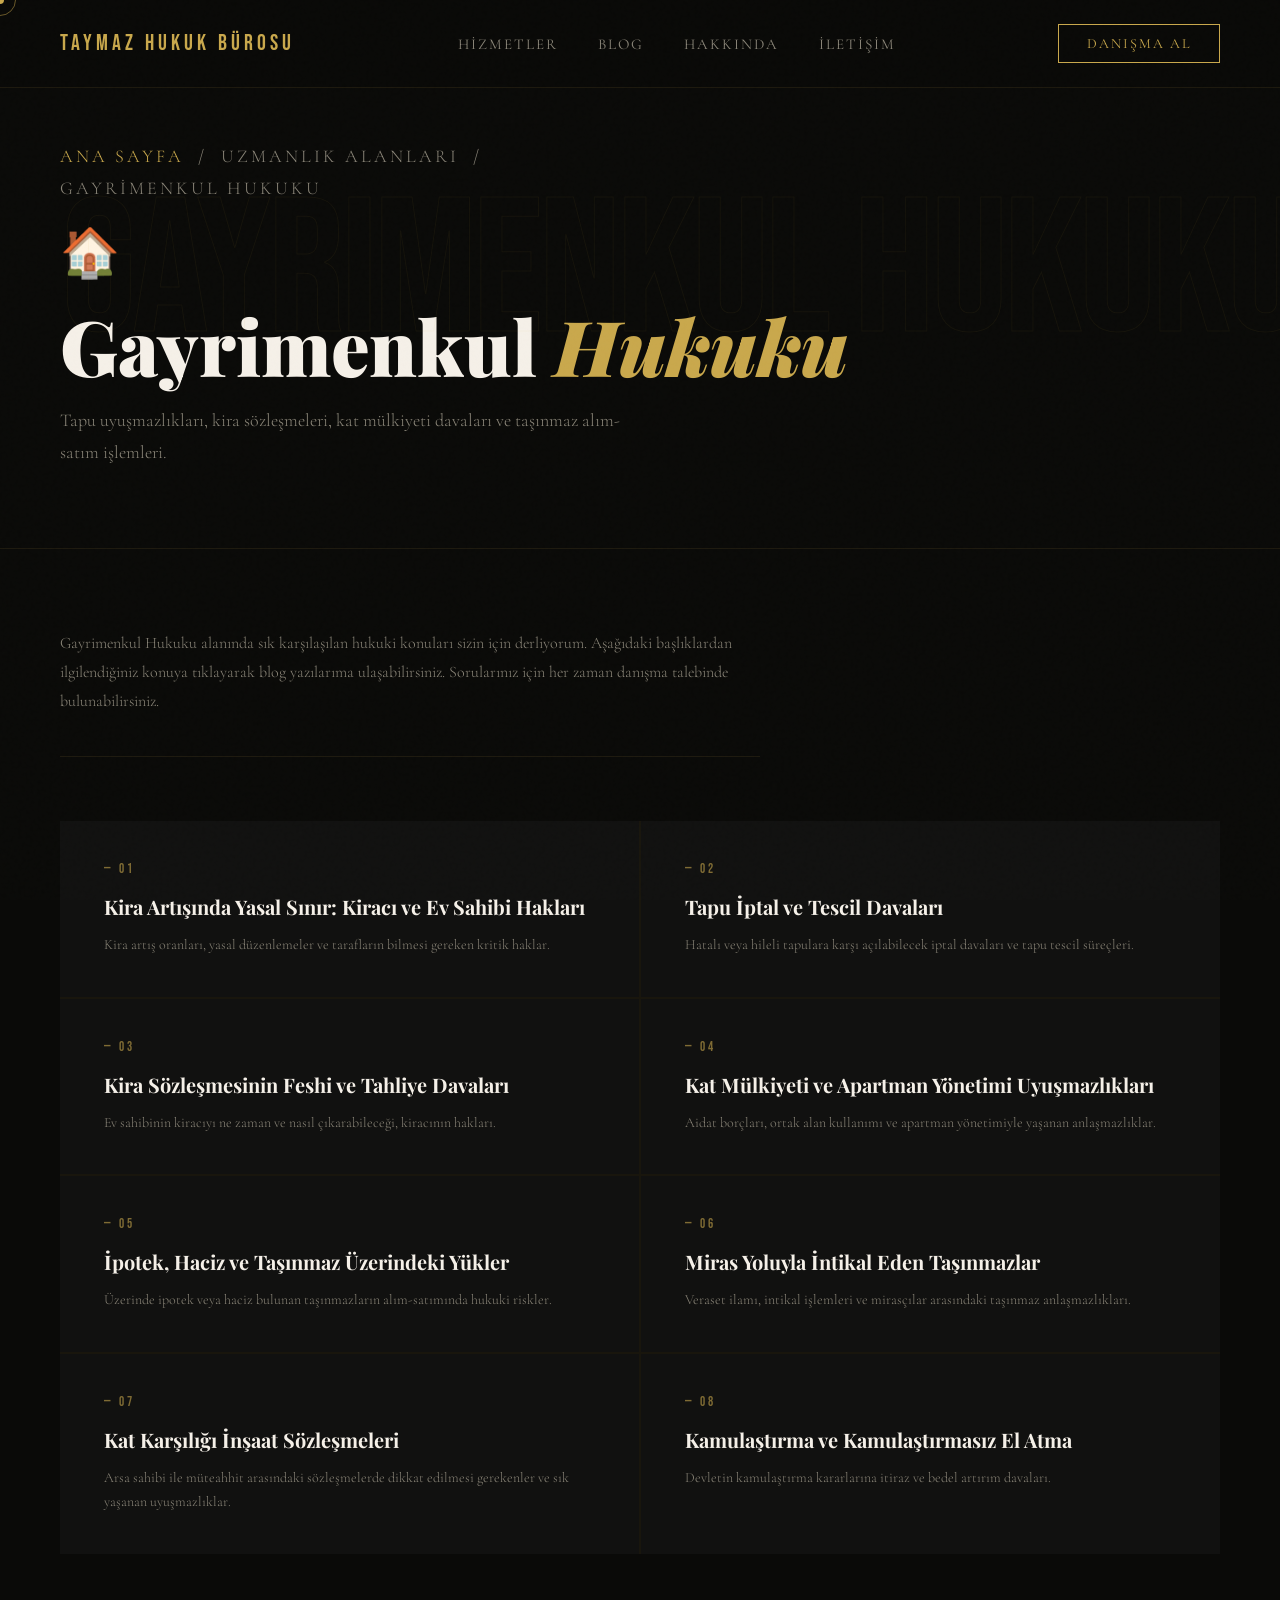
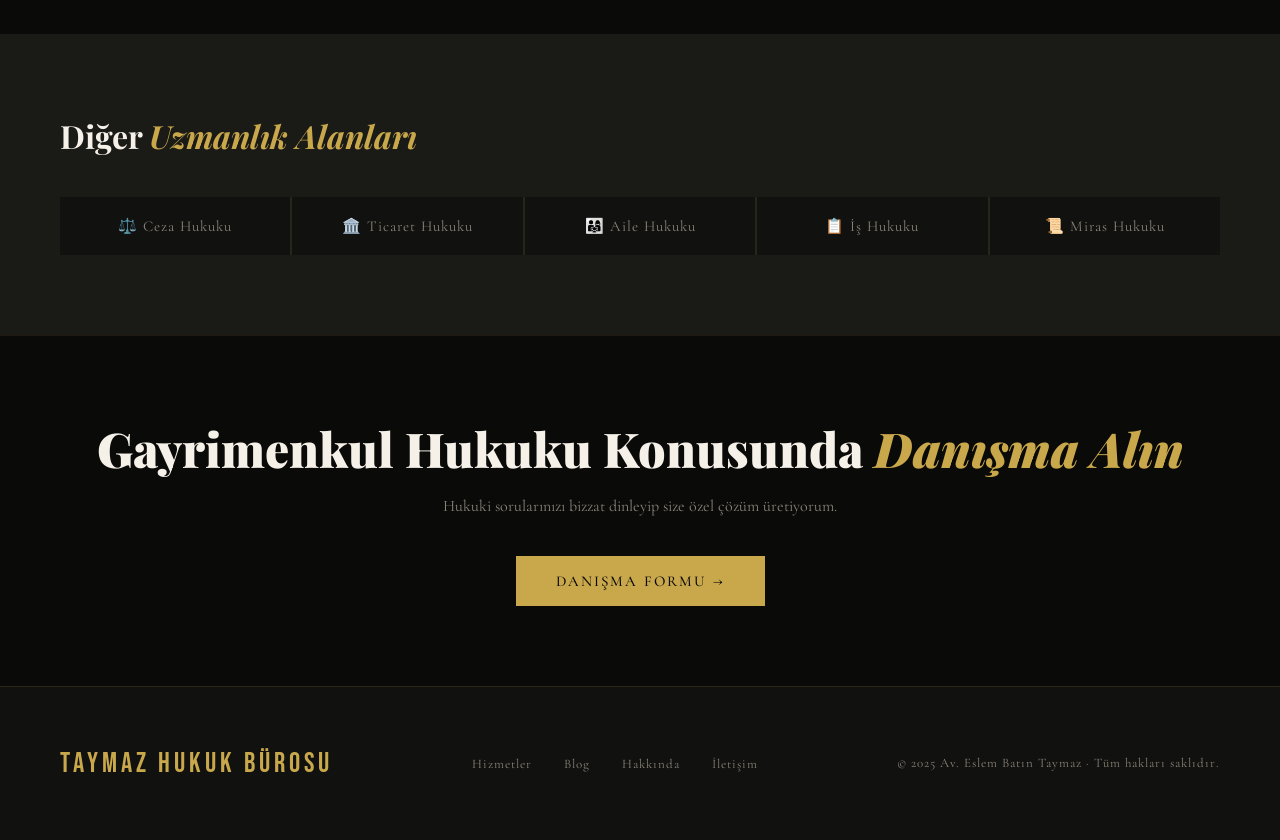
<file: gayrimenkul-hukuku.html>
<!DOCTYPE html>
<html lang="tr">
<head>
<meta charset="UTF-8">
<meta name="viewport" content="width=device-width, initial-scale=1.0">
<title>Gayrimenkul Hukuku — Taymaz Hukuk Bürosu</title>
<link href="https://fonts.googleapis.com/css2?family=Playfair+Display:ital,wght@0,700;0,900;1,700&family=Cormorant+Garamond:wght@300;400;500&family=Bebas+Neue&display=swap" rel="stylesheet">
<link rel="stylesheet" href="style.css">
<style>
  .page-hero { min-height: 50vh; display: flex; align-items: flex-end; padding: 140px 60px 80px; position: relative; overflow: hidden; border-bottom: 1px solid rgba(201,168,76,0.1); }
  .page-hero-bg { position: absolute; right: -20px; top: 50%; transform: translateY(-50%); font-family: 'Bebas Neue', sans-serif; font-size: clamp(100px, 15vw, 220px); color: transparent; -webkit-text-stroke: 1px rgba(201,168,76,0.06); line-height: 1; pointer-events: none; user-select: none; letter-spacing: -4px; }
  .breadcrumb { font-size: 12px; letter-spacing: 3px; text-transform: uppercase; color: var(--muted); margin-bottom: 20px; }
  .breadcrumb a { color: var(--gold); text-decoration: none; }
  .breadcrumb a:hover { color: var(--gold-light); }
  .page-hero h1 { font-family: 'Playfair Display', serif; font-size: clamp(40px, 6vw, 80px); font-weight: 900; line-height: 1.0; margin-bottom: 20px; }
  .page-hero h1 em { font-style: italic; color: var(--gold); }
  .page-hero p { font-size: 18px; line-height: 1.8; color: var(--muted); max-width: 560px; font-weight: 300; }
  .page-icon { font-size: 48px; margin-bottom: 24px; display: block; }

  .topics-section { padding: 80px 60px; }
  .topics-intro { font-size: 16px; color: var(--muted); line-height: 1.8; max-width: 700px; margin-bottom: 64px; font-weight: 300; padding-bottom: 40px; border-bottom: 1px solid rgba(201,168,76,0.1); }

  .topics-grid { display: grid; grid-template-columns: 1fr 1fr; gap: 2px; background: rgba(201,168,76,0.08); }
  .topic-card { background: var(--dark2); padding: 40px 44px; cursor: pointer; transition: background 0.3s; position: relative; overflow: hidden; text-decoration: none; color: inherit; display: block; }
  .topic-card::before { content: ''; position: absolute; left: 0; top: 0; bottom: 0; width: 2px; background: var(--gold); transform: scaleY(0); transition: transform 0.4s ease; transform-origin: top; }
  .topic-card:hover::before { transform: scaleY(1); }
  .topic-card:hover { background: var(--dark3); }
  .topic-num { font-family: 'Bebas Neue', sans-serif; font-size: 13px; letter-spacing: 3px; color: var(--gold); margin-bottom: 16px; display: block; opacity: 0.6; }
  .topic-card h3 { font-family: 'Playfair Display', serif; font-size: 20px; line-height: 1.4; margin-bottom: 12px; color: var(--cream); transition: color 0.3s; }
  .topic-card:hover h3 { color: var(--gold-light); }
  .topic-card p { font-size: 14px; color: var(--muted); line-height: 1.7; font-weight: 300; }
  .topic-arrow { position: absolute; bottom: 32px; right: 36px; color: var(--gold); font-size: 18px; opacity: 0; transition: opacity 0.3s, transform 0.3s; }
  .topic-card:hover .topic-arrow { opacity: 1; transform: translateX(4px); }

  .other-areas { padding: 80px 60px; background: var(--dark3); }
  .other-areas h2 { font-family: 'Playfair Display', serif; font-size: 32px; font-weight: 700; margin-bottom: 40px; }
  .other-areas h2 span { color: var(--gold); font-style: italic; }
  .areas-row { display: flex; gap: 2px; flex-wrap: wrap; background: rgba(201,168,76,0.08); }
  .area-pill { background: var(--dark2); padding: 20px 32px; text-decoration: none; color: var(--muted); font-size: 15px; letter-spacing: 1px; transition: all 0.3s; flex: 1; min-width: 160px; text-align: center; }
  .area-pill:hover { background: var(--dark); color: var(--gold); }

  .cta-section { padding: 80px 60px; text-align: center; border-top: 1px solid rgba(201,168,76,0.1); }
  .cta-section h2 { font-family: 'Playfair Display', serif; font-size: clamp(28px, 4vw, 48px); font-weight: 900; margin-bottom: 16px; }
  .cta-section h2 em { font-style: italic; color: var(--gold); }
  .cta-section p { font-size: 16px; color: var(--muted); margin-bottom: 40px; }

  @media (max-width: 768px) {
    .page-hero { padding: 120px 24px 60px; }
    .topics-section { padding: 60px 24px; }
    .topics-grid { grid-template-columns: 1fr; }
    .other-areas { padding: 60px 24px; }
    .cta-section { padding: 60px 24px; }
    .areas-row { flex-direction: column; }
  }
</style>
</head>
<body>
<div class="cursor" id="cursor"></div>
<div class="cursor-ring" id="cursorRing"></div>

<nav>
  <a href="index.html" class="nav-logo">TAYMAZ HUKUK BÜROSU</a>
  <ul class="nav-links">
    <li><a href="index.html#hizmetler">Hizmetler</a></li>
    <li><a href="index.html#blog">Blog</a></li>
    <li><a href="index.html#hakkinda">Hakkında</a></li>
    <li><a href="index.html#iletisim">İletişim</a></li>
  </ul>
  <a href="index.html#iletisim" class="nav-cta">Danışma Al</a>
</nav>

<section class="page-hero">
  <div class="page-hero-bg">GAYRIMENKUL HUKUKU</div>
  <div>
    <p class="breadcrumb"><a href="index.html">Ana Sayfa</a> &nbsp;/&nbsp; Uzmanlık Alanları &nbsp;/&nbsp; Gayrimenkul Hukuku</p>
    <span class="page-icon">🏠</span>
    <h1>Gayrimenkul <em>Hukuku</em></h1>
    <p>Tapu uyuşmazlıkları, kira sözleşmeleri, kat mülkiyeti davaları ve taşınmaz alım-satım işlemleri.</p>
  </div>
</section>

<section class="topics-section">
  <p class="topics-intro reveal">
    Gayrimenkul Hukuku alanında sık karşılaşılan hukuki konuları sizin için derliyorum. Aşağıdaki başlıklardan ilgilendiğiniz konuya tıklayarak blog yazılarıma ulaşabilirsiniz. Sorularınız için her zaman danışma talebinde bulunabilirsiniz.
  </p>
  <div class="topics-grid reveal">
    <a href="#" class="topic-card">
      <span class="topic-num">— 01</span>
      <h3>Kira Artışında Yasal Sınır: Kiracı ve Ev Sahibi Hakları</h3>
      <p>Kira artış oranları, yasal düzenlemeler ve tarafların bilmesi gereken kritik haklar.</p>
      <span class="topic-arrow">→</span>
    </a>
    <a href="#" class="topic-card">
      <span class="topic-num">— 02</span>
      <h3>Tapu İptal ve Tescil Davaları</h3>
      <p>Hatalı veya hileli tapulara karşı açılabilecek iptal davaları ve tapu tescil süreçleri.</p>
      <span class="topic-arrow">→</span>
    </a>
    <a href="#" class="topic-card">
      <span class="topic-num">— 03</span>
      <h3>Kira Sözleşmesinin Feshi ve Tahliye Davaları</h3>
      <p>Ev sahibinin kiracıyı ne zaman ve nasıl çıkarabileceği, kiracının hakları.</p>
      <span class="topic-arrow">→</span>
    </a>
    <a href="#" class="topic-card">
      <span class="topic-num">— 04</span>
      <h3>Kat Mülkiyeti ve Apartman Yönetimi Uyuşmazlıkları</h3>
      <p>Aidat borçları, ortak alan kullanımı ve apartman yönetimiyle yaşanan anlaşmazlıklar.</p>
      <span class="topic-arrow">→</span>
    </a>
    <a href="#" class="topic-card">
      <span class="topic-num">— 05</span>
      <h3>İpotek, Haciz ve Taşınmaz Üzerindeki Yükler</h3>
      <p>Üzerinde ipotek veya haciz bulunan taşınmazların alım-satımında hukuki riskler.</p>
      <span class="topic-arrow">→</span>
    </a>
    <a href="#" class="topic-card">
      <span class="topic-num">— 06</span>
      <h3>Miras Yoluyla İntikal Eden Taşınmazlar</h3>
      <p>Veraset ilamı, intikal işlemleri ve mirasçılar arasındaki taşınmaz anlaşmazlıkları.</p>
      <span class="topic-arrow">→</span>
    </a>
    <a href="#" class="topic-card">
      <span class="topic-num">— 07</span>
      <h3>Kat Karşılığı İnşaat Sözleşmeleri</h3>
      <p>Arsa sahibi ile müteahhit arasındaki sözleşmelerde dikkat edilmesi gerekenler ve sık yaşanan uyuşmazlıklar.</p>
      <span class="topic-arrow">→</span>
    </a>
    <a href="#" class="topic-card">
      <span class="topic-num">— 08</span>
      <h3>Kamulaştırma ve Kamulaştırmasız El Atma</h3>
      <p>Devletin kamulaştırma kararlarına itiraz ve bedel artırım davaları.</p>
      <span class="topic-arrow">→</span>
    </a>

  </div>
</section>

<section class="other-areas reveal">
  <h2>Diğer <span>Uzmanlık Alanları</span></h2>
  <div class="areas-row">
    <a href="ceza-hukuku.html" class="area-pill">⚖️ Ceza Hukuku</a>
    <a href="ticaret-hukuku.html" class="area-pill">🏛️ Ticaret Hukuku</a>
    <a href="aile-hukuku.html" class="area-pill">👨‍👩‍👧 Aile Hukuku</a>
    <a href="is-hukuku.html" class="area-pill">📋 İş Hukuku</a>
    <a href="miras-hukuku.html" class="area-pill">📜 Miras Hukuku</a>

  </div>
</section>

<section class="cta-section reveal">
  <h2>Gayrimenkul Hukuku Konusunda <em>Danışma Alın</em></h2>
  <p>Hukuki sorularınızı bizzat dinleyip size özel çözüm üretiyorum.</p>
  <a href="index.html#iletisim" class="btn-primary">Danışma Formu →</a>
</section>

<footer>
  <a href="index.html" class="footer-logo">TAYMAZ HUKUK BÜROSU</a>
  <ul class="footer-links">
    <li><a href="index.html#hizmetler">Hizmetler</a></li>
    <li><a href="index.html#blog">Blog</a></li>
    <li><a href="index.html#hakkinda">Hakkında</a></li>
    <li><a href="index.html#iletisim">İletişim</a></li>
  </ul>
  <p class="footer-copy">© 2025 Av. Eslem Batın Taymaz · Tüm hakları saklıdır.</p>
</footer>

<script src="cursor.js"></script>
</body>
</html>
</file>
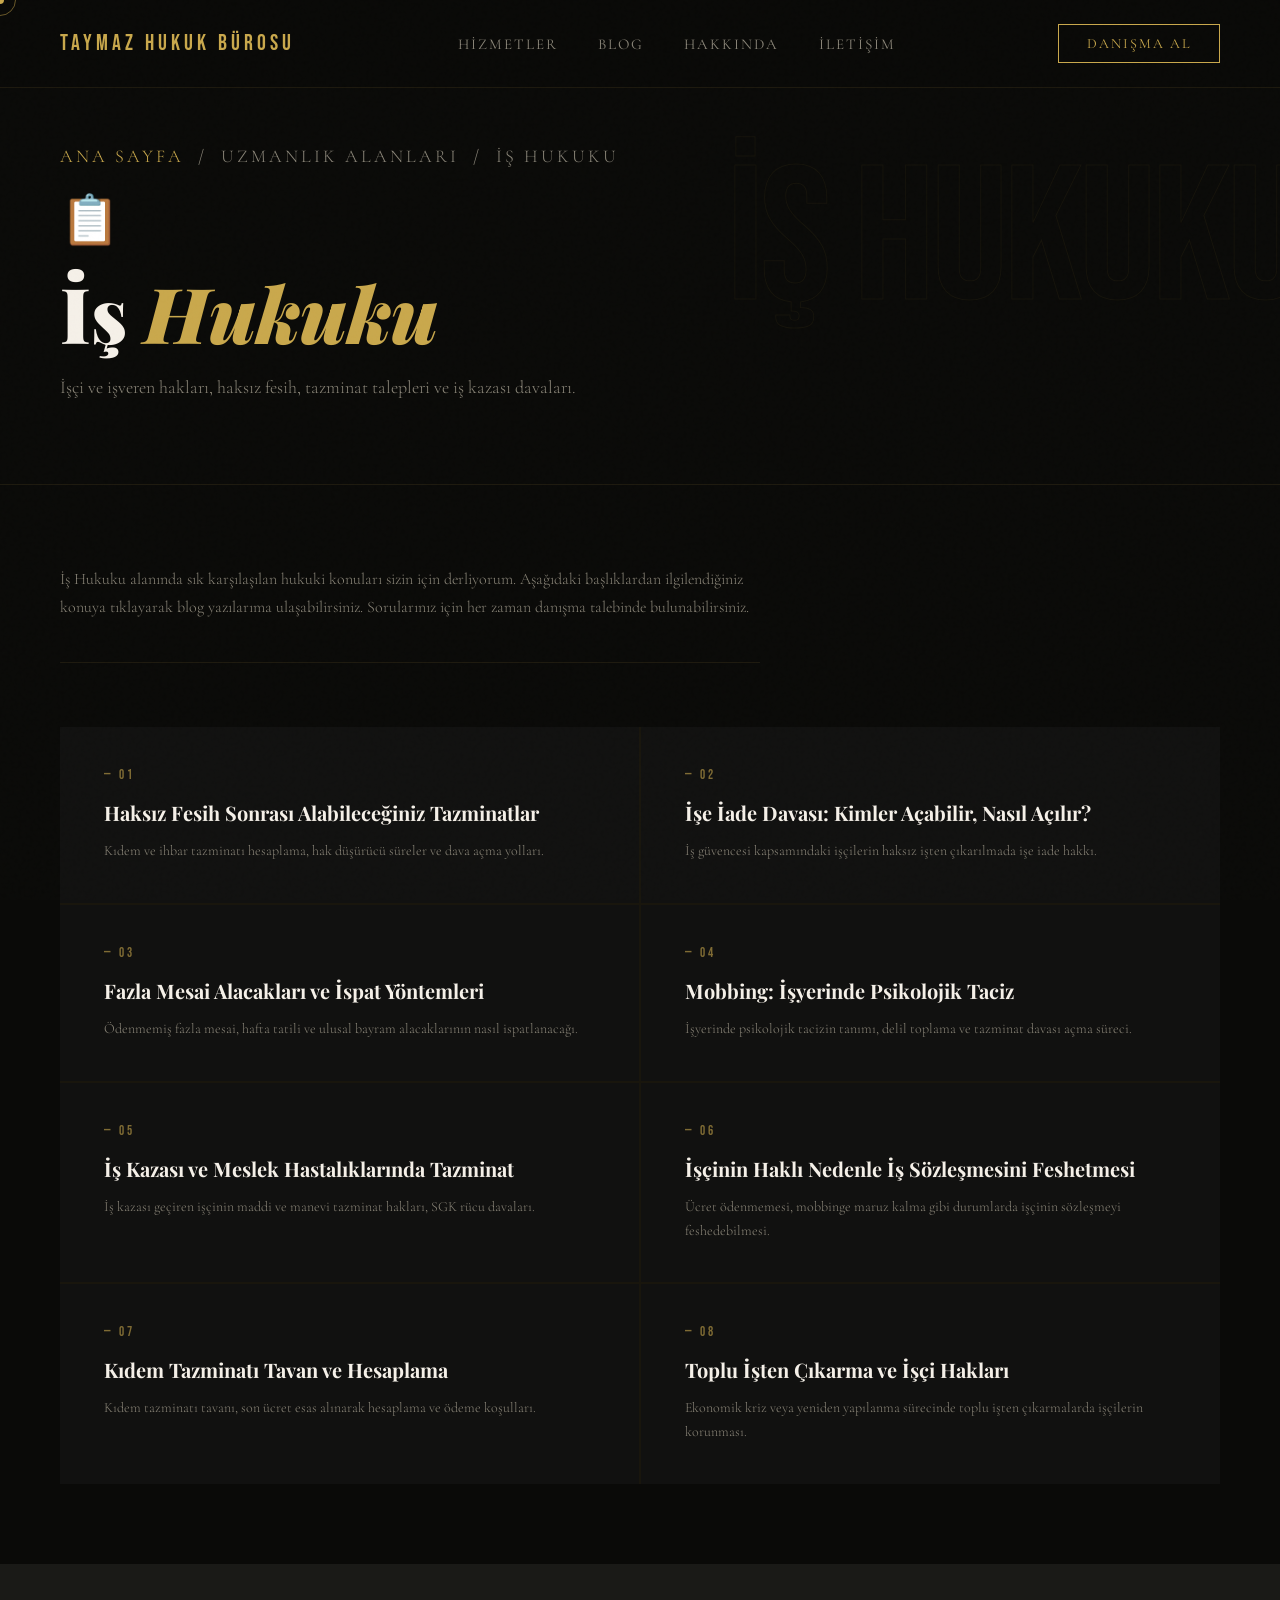
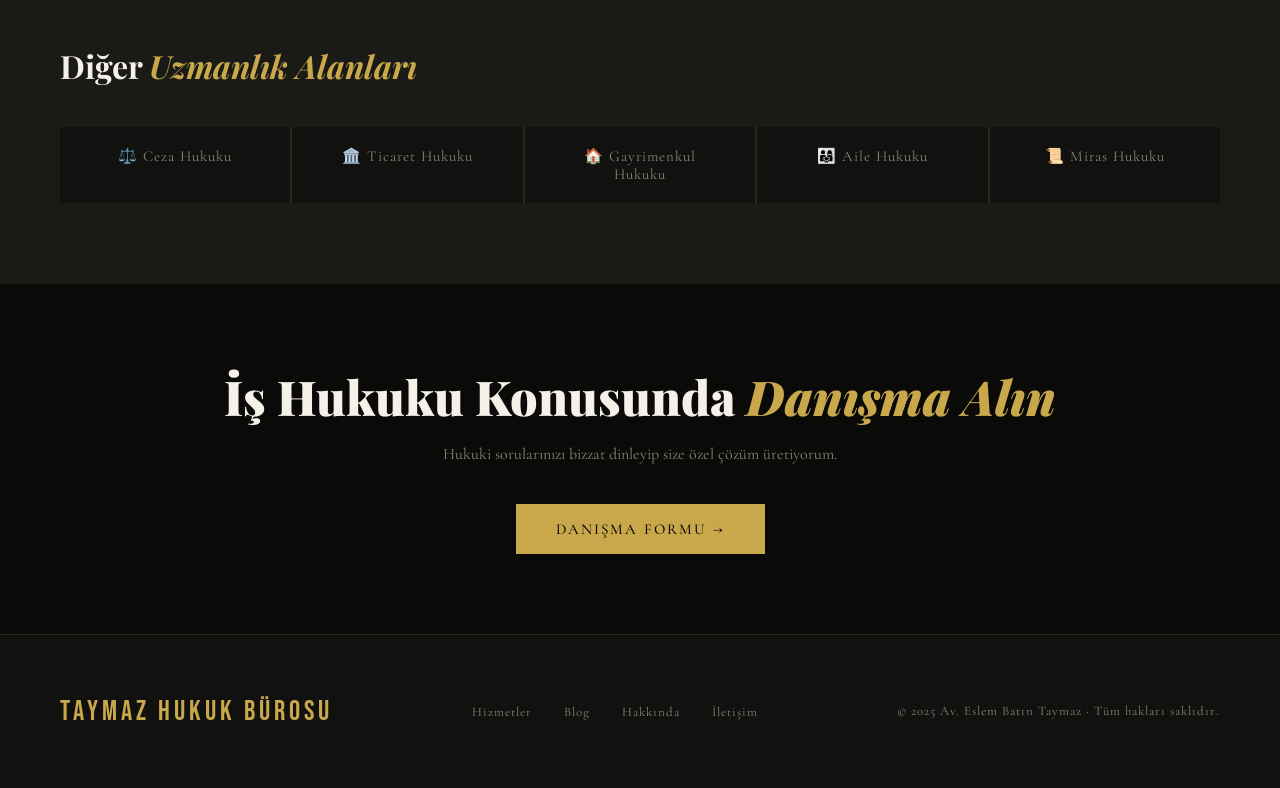
<file: is-hukuku.html>
<!DOCTYPE html>
<html lang="tr">
<head>
<meta charset="UTF-8">
<meta name="viewport" content="width=device-width, initial-scale=1.0">
<title>İş Hukuku — Taymaz Hukuk Bürosu</title>
<link href="https://fonts.googleapis.com/css2?family=Playfair+Display:ital,wght@0,700;0,900;1,700&family=Cormorant+Garamond:wght@300;400;500&family=Bebas+Neue&display=swap" rel="stylesheet">
<link rel="stylesheet" href="style.css">
<style>
  .page-hero { min-height: 50vh; display: flex; align-items: flex-end; padding: 140px 60px 80px; position: relative; overflow: hidden; border-bottom: 1px solid rgba(201,168,76,0.1); }
  .page-hero-bg { position: absolute; right: -20px; top: 50%; transform: translateY(-50%); font-family: 'Bebas Neue', sans-serif; font-size: clamp(100px, 15vw, 220px); color: transparent; -webkit-text-stroke: 1px rgba(201,168,76,0.06); line-height: 1; pointer-events: none; user-select: none; letter-spacing: -4px; }
  .breadcrumb { font-size: 12px; letter-spacing: 3px; text-transform: uppercase; color: var(--muted); margin-bottom: 20px; }
  .breadcrumb a { color: var(--gold); text-decoration: none; }
  .breadcrumb a:hover { color: var(--gold-light); }
  .page-hero h1 { font-family: 'Playfair Display', serif; font-size: clamp(40px, 6vw, 80px); font-weight: 900; line-height: 1.0; margin-bottom: 20px; }
  .page-hero h1 em { font-style: italic; color: var(--gold); }
  .page-hero p { font-size: 18px; line-height: 1.8; color: var(--muted); max-width: 560px; font-weight: 300; }
  .page-icon { font-size: 48px; margin-bottom: 24px; display: block; }

  .topics-section { padding: 80px 60px; }
  .topics-intro { font-size: 16px; color: var(--muted); line-height: 1.8; max-width: 700px; margin-bottom: 64px; font-weight: 300; padding-bottom: 40px; border-bottom: 1px solid rgba(201,168,76,0.1); }

  .topics-grid { display: grid; grid-template-columns: 1fr 1fr; gap: 2px; background: rgba(201,168,76,0.08); }
  .topic-card { background: var(--dark2); padding: 40px 44px; cursor: pointer; transition: background 0.3s; position: relative; overflow: hidden; text-decoration: none; color: inherit; display: block; }
  .topic-card::before { content: ''; position: absolute; left: 0; top: 0; bottom: 0; width: 2px; background: var(--gold); transform: scaleY(0); transition: transform 0.4s ease; transform-origin: top; }
  .topic-card:hover::before { transform: scaleY(1); }
  .topic-card:hover { background: var(--dark3); }
  .topic-num { font-family: 'Bebas Neue', sans-serif; font-size: 13px; letter-spacing: 3px; color: var(--gold); margin-bottom: 16px; display: block; opacity: 0.6; }
  .topic-card h3 { font-family: 'Playfair Display', serif; font-size: 20px; line-height: 1.4; margin-bottom: 12px; color: var(--cream); transition: color 0.3s; }
  .topic-card:hover h3 { color: var(--gold-light); }
  .topic-card p { font-size: 14px; color: var(--muted); line-height: 1.7; font-weight: 300; }
  .topic-arrow { position: absolute; bottom: 32px; right: 36px; color: var(--gold); font-size: 18px; opacity: 0; transition: opacity 0.3s, transform 0.3s; }
  .topic-card:hover .topic-arrow { opacity: 1; transform: translateX(4px); }

  .other-areas { padding: 80px 60px; background: var(--dark3); }
  .other-areas h2 { font-family: 'Playfair Display', serif; font-size: 32px; font-weight: 700; margin-bottom: 40px; }
  .other-areas h2 span { color: var(--gold); font-style: italic; }
  .areas-row { display: flex; gap: 2px; flex-wrap: wrap; background: rgba(201,168,76,0.08); }
  .area-pill { background: var(--dark2); padding: 20px 32px; text-decoration: none; color: var(--muted); font-size: 15px; letter-spacing: 1px; transition: all 0.3s; flex: 1; min-width: 160px; text-align: center; }
  .area-pill:hover { background: var(--dark); color: var(--gold); }

  .cta-section { padding: 80px 60px; text-align: center; border-top: 1px solid rgba(201,168,76,0.1); }
  .cta-section h2 { font-family: 'Playfair Display', serif; font-size: clamp(28px, 4vw, 48px); font-weight: 900; margin-bottom: 16px; }
  .cta-section h2 em { font-style: italic; color: var(--gold); }
  .cta-section p { font-size: 16px; color: var(--muted); margin-bottom: 40px; }

  @media (max-width: 768px) {
    .page-hero { padding: 120px 24px 60px; }
    .topics-section { padding: 60px 24px; }
    .topics-grid { grid-template-columns: 1fr; }
    .other-areas { padding: 60px 24px; }
    .cta-section { padding: 60px 24px; }
    .areas-row { flex-direction: column; }
  }
</style>
</head>
<body>
<div class="cursor" id="cursor"></div>
<div class="cursor-ring" id="cursorRing"></div>

<nav>
  <a href="index.html" class="nav-logo">TAYMAZ HUKUK BÜROSU</a>
  <ul class="nav-links">
    <li><a href="index.html#hizmetler">Hizmetler</a></li>
    <li><a href="index.html#blog">Blog</a></li>
    <li><a href="index.html#hakkinda">Hakkında</a></li>
    <li><a href="index.html#iletisim">İletişim</a></li>
  </ul>
  <a href="index.html#iletisim" class="nav-cta">Danışma Al</a>
</nav>

<section class="page-hero">
  <div class="page-hero-bg">İŞ HUKUKU</div>
  <div>
    <p class="breadcrumb"><a href="index.html">Ana Sayfa</a> &nbsp;/&nbsp; Uzmanlık Alanları &nbsp;/&nbsp; İş Hukuku</p>
    <span class="page-icon">📋</span>
    <h1>İş <em>Hukuku</em></h1>
    <p>İşçi ve işveren hakları, haksız fesih, tazminat talepleri ve iş kazası davaları.</p>
  </div>
</section>

<section class="topics-section">
  <p class="topics-intro reveal">
    İş Hukuku alanında sık karşılaşılan hukuki konuları sizin için derliyorum. Aşağıdaki başlıklardan ilgilendiğiniz konuya tıklayarak blog yazılarıma ulaşabilirsiniz. Sorularınız için her zaman danışma talebinde bulunabilirsiniz.
  </p>
  <div class="topics-grid reveal">
    <a href="#" class="topic-card">
      <span class="topic-num">— 01</span>
      <h3>Haksız Fesih Sonrası Alabileceğiniz Tazminatlar</h3>
      <p>Kıdem ve ihbar tazminatı hesaplama, hak düşürücü süreler ve dava açma yolları.</p>
      <span class="topic-arrow">→</span>
    </a>
    <a href="#" class="topic-card">
      <span class="topic-num">— 02</span>
      <h3>İşe İade Davası: Kimler Açabilir, Nasıl Açılır?</h3>
      <p>İş güvencesi kapsamındaki işçilerin haksız işten çıkarılmada işe iade hakkı.</p>
      <span class="topic-arrow">→</span>
    </a>
    <a href="#" class="topic-card">
      <span class="topic-num">— 03</span>
      <h3>Fazla Mesai Alacakları ve İspat Yöntemleri</h3>
      <p>Ödenmemiş fazla mesai, hafta tatili ve ulusal bayram alacaklarının nasıl ispatlanacağı.</p>
      <span class="topic-arrow">→</span>
    </a>
    <a href="#" class="topic-card">
      <span class="topic-num">— 04</span>
      <h3>Mobbing: İşyerinde Psikolojik Taciz</h3>
      <p>İşyerinde psikolojik tacizin tanımı, delil toplama ve tazminat davası açma süreci.</p>
      <span class="topic-arrow">→</span>
    </a>
    <a href="#" class="topic-card">
      <span class="topic-num">— 05</span>
      <h3>İş Kazası ve Meslek Hastalıklarında Tazminat</h3>
      <p>İş kazası geçiren işçinin maddi ve manevi tazminat hakları, SGK rücu davaları.</p>
      <span class="topic-arrow">→</span>
    </a>
    <a href="#" class="topic-card">
      <span class="topic-num">— 06</span>
      <h3>İşçinin Haklı Nedenle İş Sözleşmesini Feshetmesi</h3>
      <p>Ücret ödenmemesi, mobbinge maruz kalma gibi durumlarda işçinin sözleşmeyi feshedebilmesi.</p>
      <span class="topic-arrow">→</span>
    </a>
    <a href="#" class="topic-card">
      <span class="topic-num">— 07</span>
      <h3>Kıdem Tazminatı Tavan ve Hesaplama</h3>
      <p>Kıdem tazminatı tavanı, son ücret esas alınarak hesaplama ve ödeme koşulları.</p>
      <span class="topic-arrow">→</span>
    </a>
    <a href="#" class="topic-card">
      <span class="topic-num">— 08</span>
      <h3>Toplu İşten Çıkarma ve İşçi Hakları</h3>
      <p>Ekonomik kriz veya yeniden yapılanma sürecinde toplu işten çıkarmalarda işçilerin korunması.</p>
      <span class="topic-arrow">→</span>
    </a>

  </div>
</section>

<section class="other-areas reveal">
  <h2>Diğer <span>Uzmanlık Alanları</span></h2>
  <div class="areas-row">
    <a href="ceza-hukuku.html" class="area-pill">⚖️ Ceza Hukuku</a>
    <a href="ticaret-hukuku.html" class="area-pill">🏛️ Ticaret Hukuku</a>
    <a href="gayrimenkul-hukuku.html" class="area-pill">🏠 Gayrimenkul Hukuku</a>
    <a href="aile-hukuku.html" class="area-pill">👨‍👩‍👧 Aile Hukuku</a>
    <a href="miras-hukuku.html" class="area-pill">📜 Miras Hukuku</a>

  </div>
</section>

<section class="cta-section reveal">
  <h2>İş Hukuku Konusunda <em>Danışma Alın</em></h2>
  <p>Hukuki sorularınızı bizzat dinleyip size özel çözüm üretiyorum.</p>
  <a href="index.html#iletisim" class="btn-primary">Danışma Formu →</a>
</section>

<footer>
  <a href="index.html" class="footer-logo">TAYMAZ HUKUK BÜROSU</a>
  <ul class="footer-links">
    <li><a href="index.html#hizmetler">Hizmetler</a></li>
    <li><a href="index.html#blog">Blog</a></li>
    <li><a href="index.html#hakkinda">Hakkında</a></li>
    <li><a href="index.html#iletisim">İletişim</a></li>
  </ul>
  <p class="footer-copy">© 2025 Av. Eslem Batın Taymaz · Tüm hakları saklıdır.</p>
</footer>

<script src="cursor.js"></script>
</body>
</html>
</file>
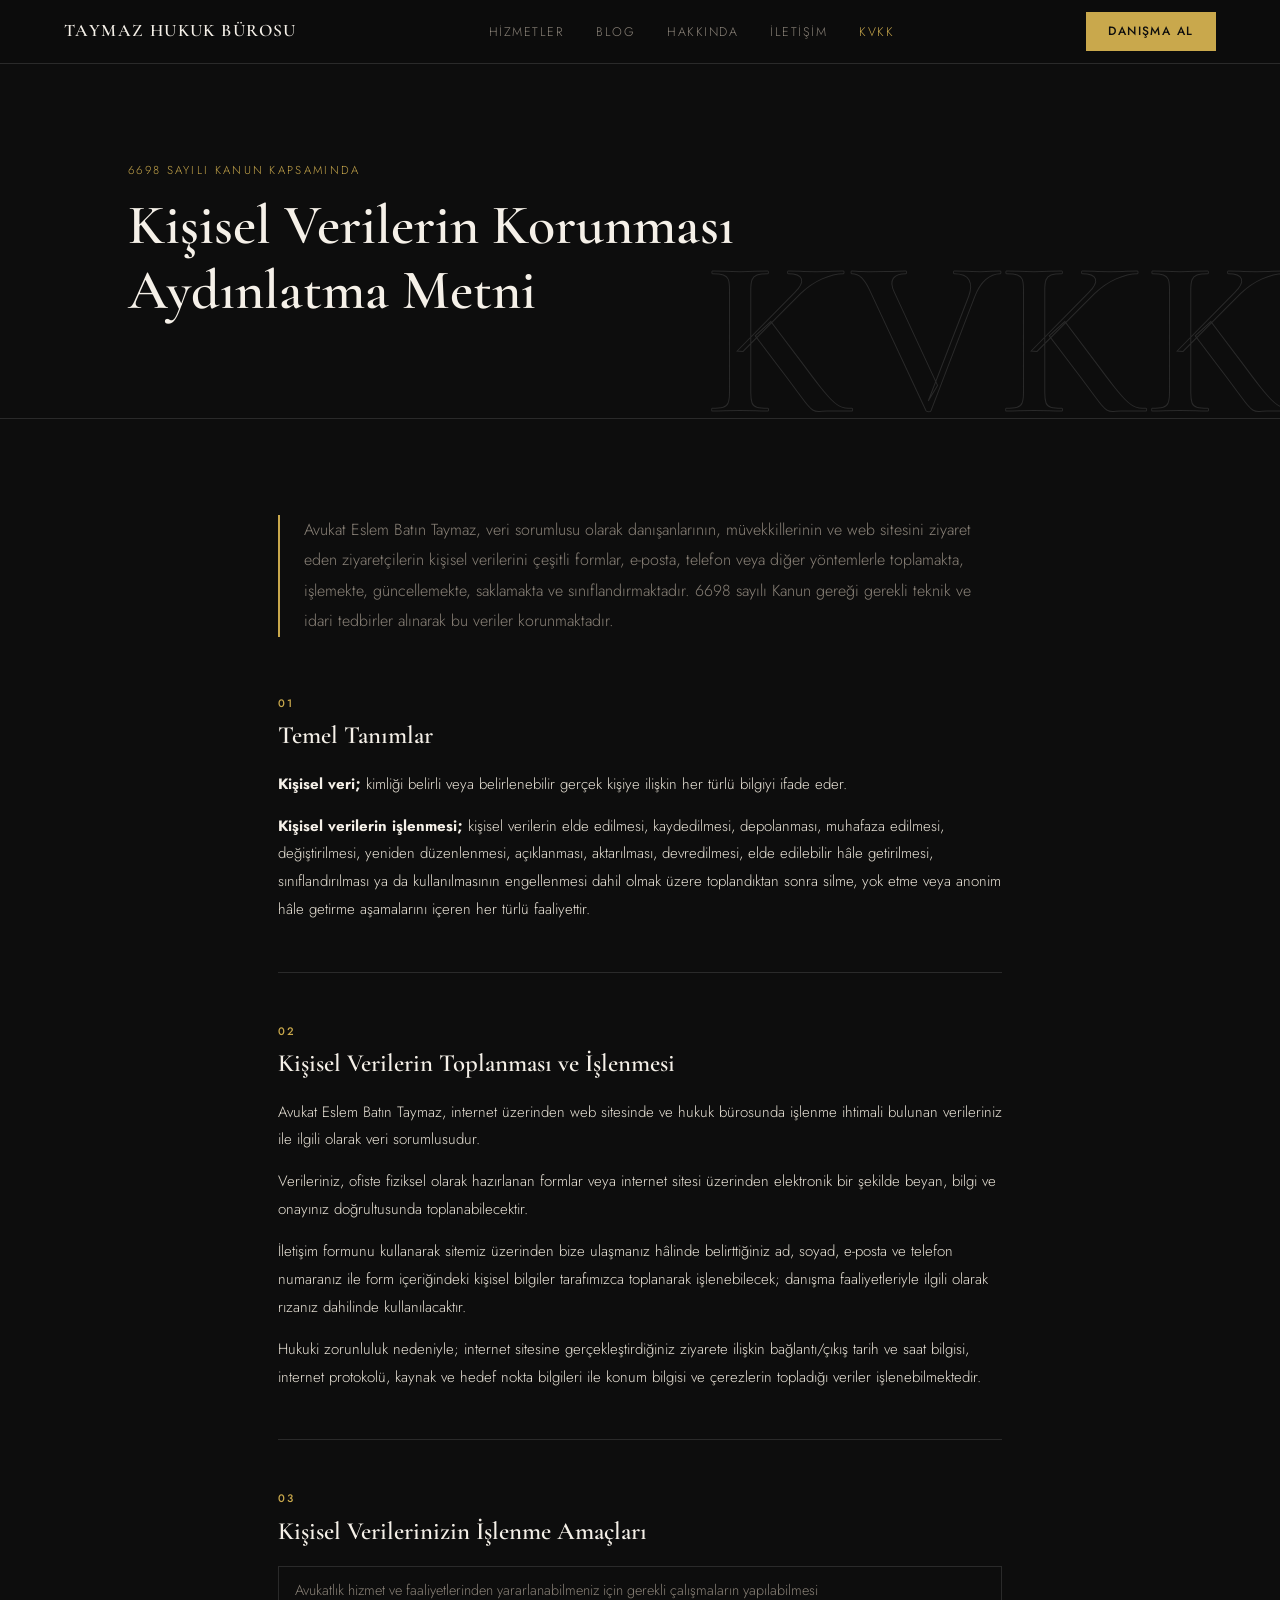
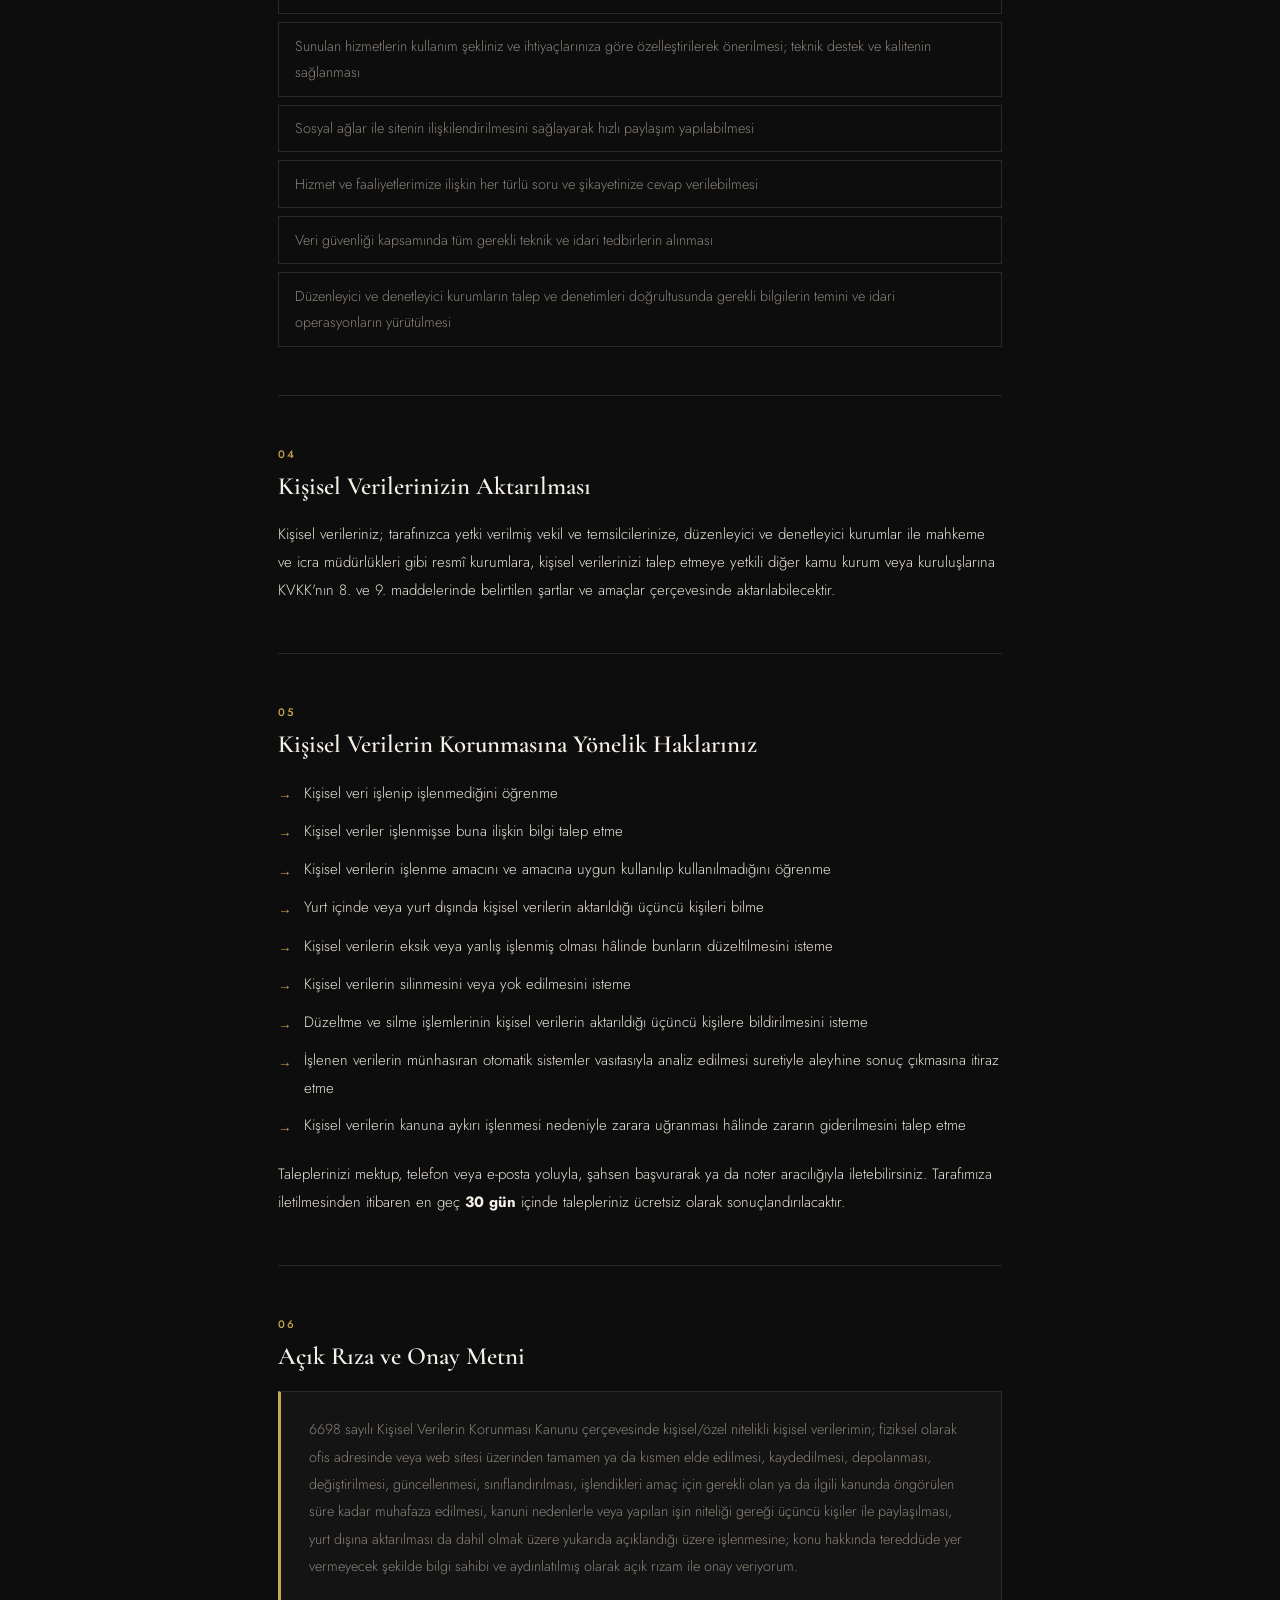
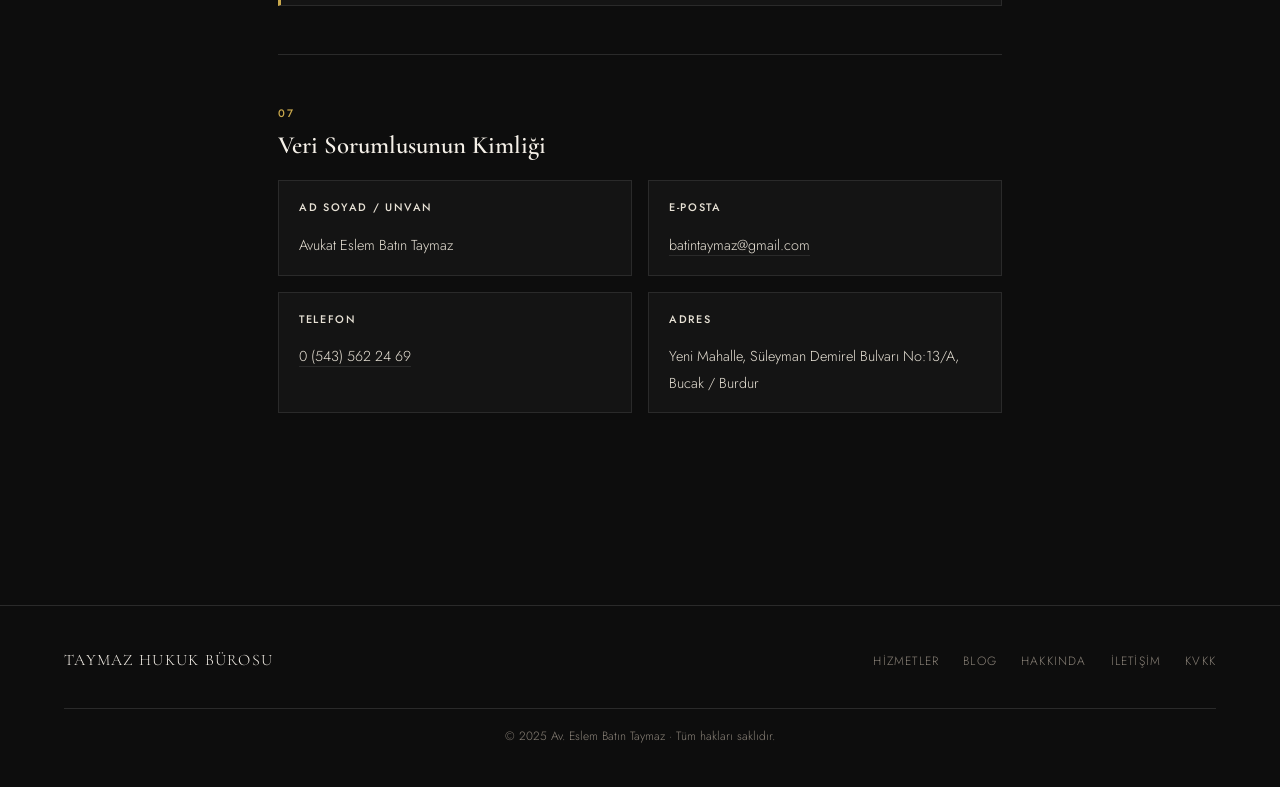
<file: kvkk.html>
<!DOCTYPE html>
<html lang="tr">
<head>
  <meta charset="UTF-8" />
  <meta name="viewport" content="width=device-width, initial-scale=1.0" />
  <title>KVKK Aydınlatma Metni — Taymaz Hukuk Bürosu</title>
  <link rel="preconnect" href="https://fonts.googleapis.com" />
  <link rel="preconnect" href="https://fonts.gstatic.com" crossorigin />
  <link href="https://fonts.googleapis.com/css2?family=Cormorant+Garamond:ital,wght@0,400;0,600;1,400&family=Jost:wght@300;400;500&display=swap" rel="stylesheet" />
  <style>
    *, *::before, *::after { box-sizing: border-box; margin: 0; padding: 0; }

    :root {
      --bg:       #0d0d0d;
      --surface:  #141414;
      --border:   #2a2a2a;
      --gold:     #c9a84c;
      --gold-dim: #a07830;
      --text:     #e8e2d6;
      --muted:    #8a8278;
      --white:    #f5f0e8;
    }

    html { scroll-behavior: smooth; }

    body {
      background: var(--bg);
      color: var(--text);
      font-family: 'Jost', sans-serif;
      font-weight: 300;
      font-size: 15px;
      line-height: 1.85;
    }

    /* ── NAV ── */
    nav {
      position: sticky;
      top: 0;
      z-index: 100;
      background: rgba(13,13,13,0.95);
      backdrop-filter: blur(12px);
      border-bottom: 1px solid var(--border);
      display: flex;
      align-items: center;
      justify-content: space-between;
      padding: 0 clamp(1.5rem, 5vw, 4rem);
      height: 64px;
    }

    .nav-logo {
      font-family: 'Cormorant Garamond', serif;
      font-size: 1.1rem;
      font-weight: 600;
      letter-spacing: 0.08em;
      color: var(--white);
      text-decoration: none;
      text-transform: uppercase;
    }

    .nav-links {
      display: flex;
      gap: 2rem;
      list-style: none;
    }

    .nav-links a {
      font-size: 0.78rem;
      letter-spacing: 0.12em;
      text-transform: uppercase;
      color: var(--muted);
      text-decoration: none;
      transition: color 0.2s;
    }

    .nav-links a:hover,
    .nav-links a.active { color: var(--gold); }

    .nav-cta {
      font-size: 0.75rem;
      letter-spacing: 0.12em;
      text-transform: uppercase;
      color: var(--bg);
      background: var(--gold);
      border: none;
      padding: 0.55rem 1.4rem;
      text-decoration: none;
      font-family: 'Jost', sans-serif;
      font-weight: 500;
      transition: background 0.2s;
    }

    .nav-cta:hover { background: var(--gold-dim); }

    /* ── HERO STRIP ── */
    .page-hero {
      border-bottom: 1px solid var(--border);
      padding: clamp(3rem, 8vw, 6rem) clamp(1.5rem, 10vw, 8rem);
      display: flex;
      align-items: flex-end;
      gap: 2rem;
      position: relative;
      overflow: hidden;
    }

    .page-hero::before {
      content: 'KVKK';
      position: absolute;
      right: -0.05em;
      bottom: -0.15em;
      font-family: 'Cormorant Garamond', serif;
      font-size: clamp(6rem, 18vw, 14rem);
      font-weight: 600;
      color: transparent;
      -webkit-text-stroke: 1px var(--border);
      pointer-events: none;
      line-height: 1;
      user-select: none;
    }

    .hero-label {
      font-size: 0.72rem;
      letter-spacing: 0.2em;
      text-transform: uppercase;
      color: var(--gold);
      margin-bottom: 0.75rem;
    }

    .hero-title {
      font-family: 'Cormorant Garamond', serif;
      font-size: clamp(2rem, 5vw, 3.5rem);
      font-weight: 600;
      color: var(--white);
      line-height: 1.15;
    }

    /* ── LAYOUT ── */
    .content-wrap {
      max-width: 820px;
      margin: 0 auto;
      padding: clamp(3rem, 8vw, 6rem) clamp(1.5rem, 5vw, 3rem);
    }

    /* ── INTRO ── */
    .intro-text {
      font-size: 1rem;
      color: var(--muted);
      border-left: 2px solid var(--gold);
      padding-left: 1.5rem;
      margin-bottom: 3.5rem;
      line-height: 1.9;
    }

    /* ── SECTIONS ── */
    .kvkk-section {
      margin-bottom: 3rem;
      padding-bottom: 3rem;
      border-bottom: 1px solid var(--border);
      opacity: 0;
      transform: translateY(18px);
      animation: fadeUp 0.55s forwards;
    }

    .kvkk-section:last-child { border-bottom: none; }

    @keyframes fadeUp {
      to { opacity: 1; transform: translateY(0); }
    }

    .kvkk-section:nth-child(1) { animation-delay: 0.05s; }
    .kvkk-section:nth-child(2) { animation-delay: 0.12s; }
    .kvkk-section:nth-child(3) { animation-delay: 0.19s; }
    .kvkk-section:nth-child(4) { animation-delay: 0.26s; }
    .kvkk-section:nth-child(5) { animation-delay: 0.33s; }
    .kvkk-section:nth-child(6) { animation-delay: 0.40s; }
    .kvkk-section:nth-child(7) { animation-delay: 0.47s; }

    .section-number {
      font-size: 0.68rem;
      letter-spacing: 0.2em;
      color: var(--gold);
      text-transform: uppercase;
      margin-bottom: 0.5rem;
      font-weight: 500;
    }

    .section-title {
      font-family: 'Cormorant Garamond', serif;
      font-size: 1.55rem;
      font-weight: 600;
      color: var(--white);
      margin-bottom: 1.25rem;
      line-height: 1.2;
    }

    .section-body p {
      color: var(--text);
      margin-bottom: 0.9rem;
    }

    .section-body p:last-child { margin-bottom: 0; }

    /* rights list */
    .rights-list {
      list-style: none;
      display: grid;
      gap: 0.6rem;
      margin-top: 0.5rem;
    }

    .rights-list li {
      display: flex;
      align-items: flex-start;
      gap: 0.75rem;
      color: var(--text);
    }

    .rights-list li::before {
      content: '→';
      color: var(--gold);
      font-size: 0.85rem;
      margin-top: 0.22rem;
      flex-shrink: 0;
    }

    /* purposes list */
    .purpose-list {
      list-style: none;
      display: grid;
      gap: 0.5rem;
      margin-top: 0.5rem;
    }

    .purpose-list li {
      padding: 0.6rem 1rem;
      border: 1px solid var(--border);
      color: var(--muted);
      font-size: 0.9rem;
      transition: border-color 0.2s, color 0.2s;
    }

    .purpose-list li:hover {
      border-color: var(--gold-dim);
      color: var(--text);
    }

    /* consent box */
    .consent-box {
      background: var(--surface);
      border: 1px solid var(--border);
      border-left: 3px solid var(--gold);
      padding: 1.5rem 1.75rem;
      font-size: 0.9rem;
      color: var(--muted);
      line-height: 1.9;
    }

    /* identity card */
    .identity-grid {
      display: grid;
      grid-template-columns: 1fr 1fr;
      gap: 1rem;
      margin-top: 0.5rem;
    }

    @media (max-width: 560px) {
      .identity-grid { grid-template-columns: 1fr; }
    }

    .id-item {
      background: var(--surface);
      border: 1px solid var(--border);
      padding: 1rem 1.25rem;
    }

    .id-label {
      font-size: 0.68rem;
      letter-spacing: 0.15em;
      text-transform: uppercase;
      color: var(--gold);
      margin-bottom: 0.25rem;
      font-weight: 500;
    }

    .id-value {
      font-size: 0.9rem;
      color: var(--text);
    }

    .id-value a {
      color: var(--text);
      text-decoration: none;
      border-bottom: 1px solid var(--border);
      transition: border-color 0.2s;
    }

    .id-value a:hover { border-color: var(--gold); color: var(--gold); }

    /* ── FOOTER ── */
    footer {
      border-top: 1px solid var(--border);
      padding: 2.5rem clamp(1.5rem, 5vw, 4rem);
      display: flex;
      flex-wrap: wrap;
      align-items: center;
      justify-content: space-between;
      gap: 1rem;
    }

    .footer-logo {
      font-family: 'Cormorant Garamond', serif;
      font-size: 1rem;
      letter-spacing: 0.08em;
      color: var(--white);
      text-decoration: none;
      text-transform: uppercase;
    }

    .footer-links {
      display: flex;
      gap: 1.5rem;
      list-style: none;
    }

    .footer-links a {
      font-size: 0.75rem;
      letter-spacing: 0.1em;
      text-transform: uppercase;
      color: var(--muted);
      text-decoration: none;
      transition: color 0.2s;
    }

    .footer-links a:hover { color: var(--gold); }

    .footer-copy {
      font-size: 0.75rem;
      color: var(--muted);
      width: 100%;
      text-align: center;
      padding-top: 1rem;
      border-top: 1px solid var(--border);
      margin-top: 1rem;
    }

    /* ── MOBILE NAV ── */
    @media (max-width: 680px) {
      .nav-links { display: none; }
    }
  </style>
</head>
<body>

  <!-- NAV -->
  <nav>
    <a class="nav-logo" href="index.html">Taymaz Hukuk Bürosu</a>
    <ul class="nav-links">
      <li><a href="index.html#hizmetler">Hizmetler</a></li>
      <li><a href="index.html#blog">Blog</a></li>
      <li><a href="index.html#hakkinda">Hakkında</a></li>
      <li><a href="index.html#iletisim">İletişim</a></li>
      <li><a href="kvkk.html" class="active">KVKK</a></li>
    </ul>
    <a class="nav-cta" href="index.html#iletisim">Danışma Al</a>
  </nav>

  <!-- HERO -->
  <header class="page-hero">
    <div>
      <p class="hero-label">6698 Sayılı Kanun Kapsamında</p>
      <h1 class="hero-title">Kişisel Verilerin Korunması<br>Aydınlatma Metni</h1>
    </div>
  </header>

  <!-- CONTENT -->
  <main class="content-wrap">

    <!-- Intro -->
    <p class="intro-text">
      Avukat Eslem Batın Taymaz, veri sorumlusu olarak danışanlarının, müvekkillerinin ve web sitesini
      ziyaret eden ziyaretçilerin kişisel verilerini çeşitli formlar, e-posta, telefon veya diğer yöntemlerle
      toplamakta, işlemekte, güncellemekte, saklamakta ve sınıflandırmaktadır. 6698 sayılı Kanun gereği
      gerekli teknik ve idari tedbirler alınarak bu veriler korunmaktadır.
    </p>

    <!-- 01 -->
    <section class="kvkk-section">
      <p class="section-number">01</p>
      <h2 class="section-title">Temel Tanımlar</h2>
      <div class="section-body">
        <p><strong style="color:var(--white)">Kişisel veri;</strong> kimliği belirli veya belirlenebilir gerçek kişiye ilişkin her türlü bilgiyi ifade eder.</p>
        <p><strong style="color:var(--white)">Kişisel verilerin işlenmesi;</strong> kişisel verilerin elde edilmesi, kaydedilmesi, depolanması, muhafaza edilmesi, değiştirilmesi, yeniden düzenlenmesi, açıklanması, aktarılması, devredilmesi, elde edilebilir hâle getirilmesi, sınıflandırılması ya da kullanılmasının engellenmesi dahil olmak üzere toplandıktan sonra silme, yok etme veya anonim hâle getirme aşamalarını içeren her türlü faaliyettir.</p>
      </div>
    </section>

    <!-- 02 -->
    <section class="kvkk-section">
      <p class="section-number">02</p>
      <h2 class="section-title">Kişisel Verilerin Toplanması ve İşlenmesi</h2>
      <div class="section-body">
        <p>Avukat Eslem Batın Taymaz, internet üzerinden web sitesinde ve hukuk bürosunda işlenme ihtimali bulunan verileriniz ile ilgili olarak veri sorumlusudur.</p>
        <p>Verileriniz, ofiste fiziksel olarak hazırlanan formlar veya internet sitesi üzerinden elektronik bir şekilde beyan, bilgi ve onayınız doğrultusunda toplanabilecektir.</p>
        <p>İletişim formunu kullanarak sitemiz üzerinden bize ulaşmanız hâlinde belirttiğiniz ad, soyad, e-posta ve telefon numaranız ile form içeriğindeki kişisel bilgiler tarafımızca toplanarak işlenebilecek; danışma faaliyetleriyle ilgili olarak rızanız dahilinde kullanılacaktır.</p>
        <p>Hukuki zorunluluk nedeniyle; internet sitesine gerçekleştirdiğiniz ziyarete ilişkin bağlantı/çıkış tarih ve saat bilgisi, internet protokolü, kaynak ve hedef nokta bilgileri ile konum bilgisi ve çerezlerin topladığı veriler işlenebilmektedir.</p>
      </div>
    </section>

    <!-- 03 -->
    <section class="kvkk-section">
      <p class="section-number">03</p>
      <h2 class="section-title">Kişisel Verilerinizin İşlenme Amaçları</h2>
      <div class="section-body">
        <ul class="purpose-list">
          <li>Avukatlık hizmet ve faaliyetlerinden yararlanabilmeniz için gerekli çalışmaların yapılabilmesi</li>
          <li>Sunulan hizmetlerin kullanım şekliniz ve ihtiyaçlarınıza göre özelleştirilerek önerilmesi; teknik destek ve kalitenin sağlanması</li>
          <li>Sosyal ağlar ile sitenin ilişkilendirilmesini sağlayarak hızlı paylaşım yapılabilmesi</li>
          <li>Hizmet ve faaliyetlerimize ilişkin her türlü soru ve şikayetinize cevap verilebilmesi</li>
          <li>Veri güvenliği kapsamında tüm gerekli teknik ve idari tedbirlerin alınması</li>
          <li>Düzenleyici ve denetleyici kurumların talep ve denetimleri doğrultusunda gerekli bilgilerin temini ve idari operasyonların yürütülmesi</li>
        </ul>
      </div>
    </section>

    <!-- 04 -->
    <section class="kvkk-section">
      <p class="section-number">04</p>
      <h2 class="section-title">Kişisel Verilerinizin Aktarılması</h2>
      <div class="section-body">
        <p>Kişisel verileriniz; tarafınızca yetki verilmiş vekil ve temsilcilerinize, düzenleyici ve denetleyici kurumlar ile mahkeme ve icra müdürlükleri gibi resmî kurumlara, kişisel verilerinizi talep etmeye yetkili diğer kamu kurum veya kuruluşlarına KVKK'nın 8. ve 9. maddelerinde belirtilen şartlar ve amaçlar çerçevesinde aktarılabilecektir.</p>
      </div>
    </section>

    <!-- 05 -->
    <section class="kvkk-section">
      <p class="section-number">05</p>
      <h2 class="section-title">Kişisel Verilerin Korunmasına Yönelik Haklarınız</h2>
      <div class="section-body">
        <ul class="rights-list">
          <li>Kişisel veri işlenip işlenmediğini öğrenme</li>
          <li>Kişisel veriler işlenmişse buna ilişkin bilgi talep etme</li>
          <li>Kişisel verilerin işlenme amacını ve amacına uygun kullanılıp kullanılmadığını öğrenme</li>
          <li>Yurt içinde veya yurt dışında kişisel verilerin aktarıldığı üçüncü kişileri bilme</li>
          <li>Kişisel verilerin eksik veya yanlış işlenmiş olması hâlinde bunların düzeltilmesini isteme</li>
          <li>Kişisel verilerin silinmesini veya yok edilmesini isteme</li>
          <li>Düzeltme ve silme işlemlerinin kişisel verilerin aktarıldığı üçüncü kişilere bildirilmesini isteme</li>
          <li>İşlenen verilerin münhasıran otomatik sistemler vasıtasıyla analiz edilmesi suretiyle aleyhine sonuç çıkmasına itiraz etme</li>
          <li>Kişisel verilerin kanuna aykırı işlenmesi nedeniyle zarara uğranması hâlinde zararın giderilmesini talep etme</li>
        </ul>
        <p style="margin-top:1.25rem;">Taleplerinizi mektup, telefon veya e-posta yoluyla, şahsen başvurarak ya da noter aracılığıyla iletebilirsiniz. Tarafımıza iletilmesinden itibaren en geç <strong style="color:var(--white)">30 gün</strong> içinde talepleriniz ücretsiz olarak sonuçlandırılacaktır.</p>
      </div>
    </section>

    <!-- 06 -->
    <section class="kvkk-section">
      <p class="section-number">06</p>
      <h2 class="section-title">Açık Rıza ve Onay Metni</h2>
      <div class="section-body">
        <div class="consent-box">
          6698 sayılı Kişisel Verilerin Korunması Kanunu çerçevesinde kişisel/özel nitelikli kişisel verilerimin; fiziksel olarak ofis adresinde veya web sitesi üzerinden tamamen ya da kısmen elde edilmesi, kaydedilmesi, depolanması, değiştirilmesi, güncellenmesi, sınıflandırılması, işlendikleri amaç için gerekli olan ya da ilgili kanunda öngörülen süre kadar muhafaza edilmesi, kanuni nedenlerle veya yapılan işin niteliği gereği üçüncü kişiler ile paylaşılması, yurt dışına aktarılması da dahil olmak üzere yukarıda açıklandığı üzere işlenmesine; konu hakkında tereddüde yer vermeyecek şekilde bilgi sahibi ve aydınlatılmış olarak açık rızam ile onay veriyorum.
        </div>
      </div>
    </section>

    <!-- 07 -->
    <section class="kvkk-section">
      <p class="section-number">07</p>
      <h2 class="section-title">Veri Sorumlusunun Kimliği</h2>
      <div class="section-body">
        <div class="identity-grid">
          <div class="id-item">
            <p class="id-label">Ad Soyad / Unvan</p>
            <p class="id-value">Avukat Eslem Batın Taymaz</p>
          </div>
          <div class="id-item">
            <p class="id-label">E-posta</p>
            <p class="id-value"><a href="mailto:batintaymaz@gmail.com">batintaymaz@gmail.com</a></p>
          </div>
          <div class="id-item">
            <p class="id-label">Telefon</p>
            <p class="id-value"><a href="tel:+905435622469">0 (543) 562 24 69</a></p>
          </div>
          <div class="id-item">
            <p class="id-label">Adres</p>
            <p class="id-value">Yeni Mahalle, Süleyman Demirel Bulvarı No:13/A, Bucak / Burdur</p>
          </div>
        </div>
      </div>
    </section>

  </main>

  <!-- FOOTER -->
  <footer>
    <a class="footer-logo" href="index.html">Taymaz Hukuk Bürosu</a>
    <ul class="footer-links">
      <li><a href="index.html#hizmetler">Hizmetler</a></li>
      <li><a href="index.html#blog">Blog</a></li>
      <li><a href="index.html#hakkinda">Hakkında</a></li>
      <li><a href="index.html#iletisim">İletişim</a></li>
      <li><a href="kvkk.html">KVKK</a></li>
    </ul>
    <p class="footer-copy">© 2025 Av. Eslem Batın Taymaz · Tüm hakları saklıdır.</p>
  </footer>

</body>
</html>
</file>
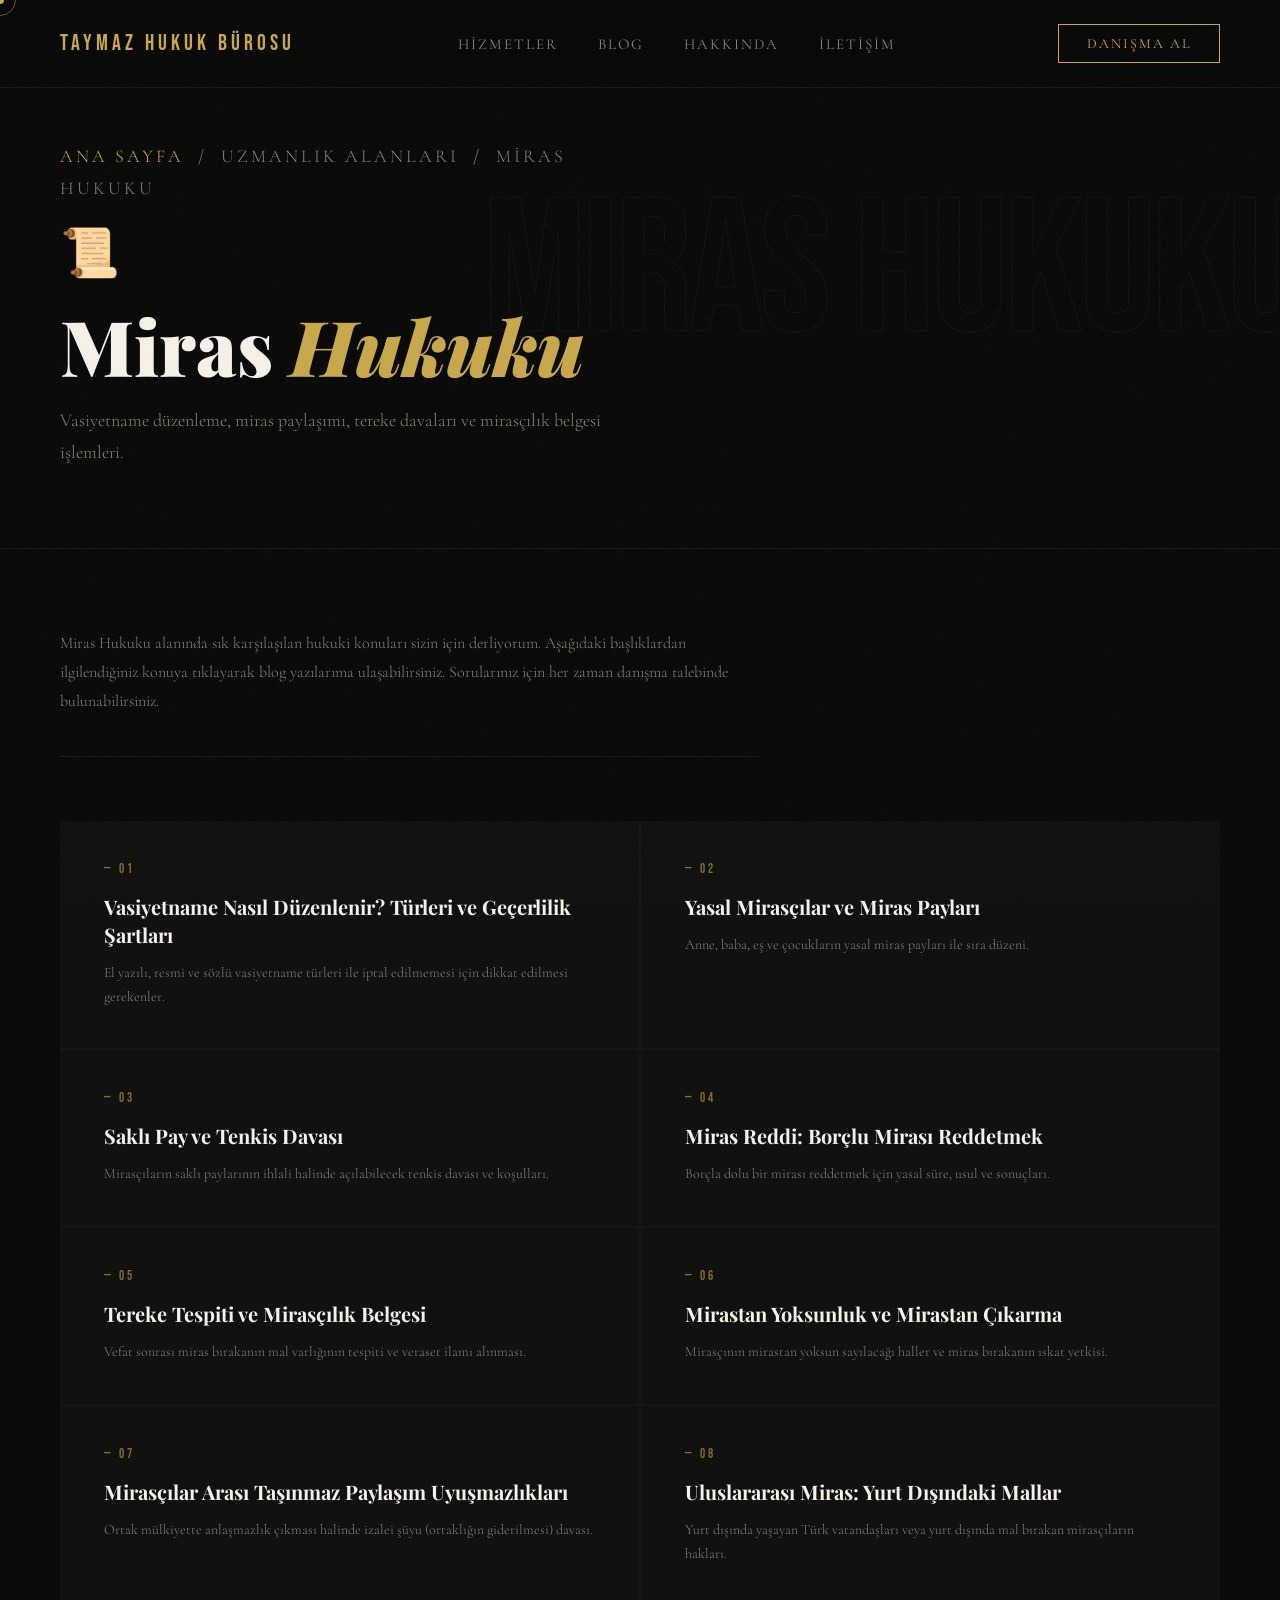
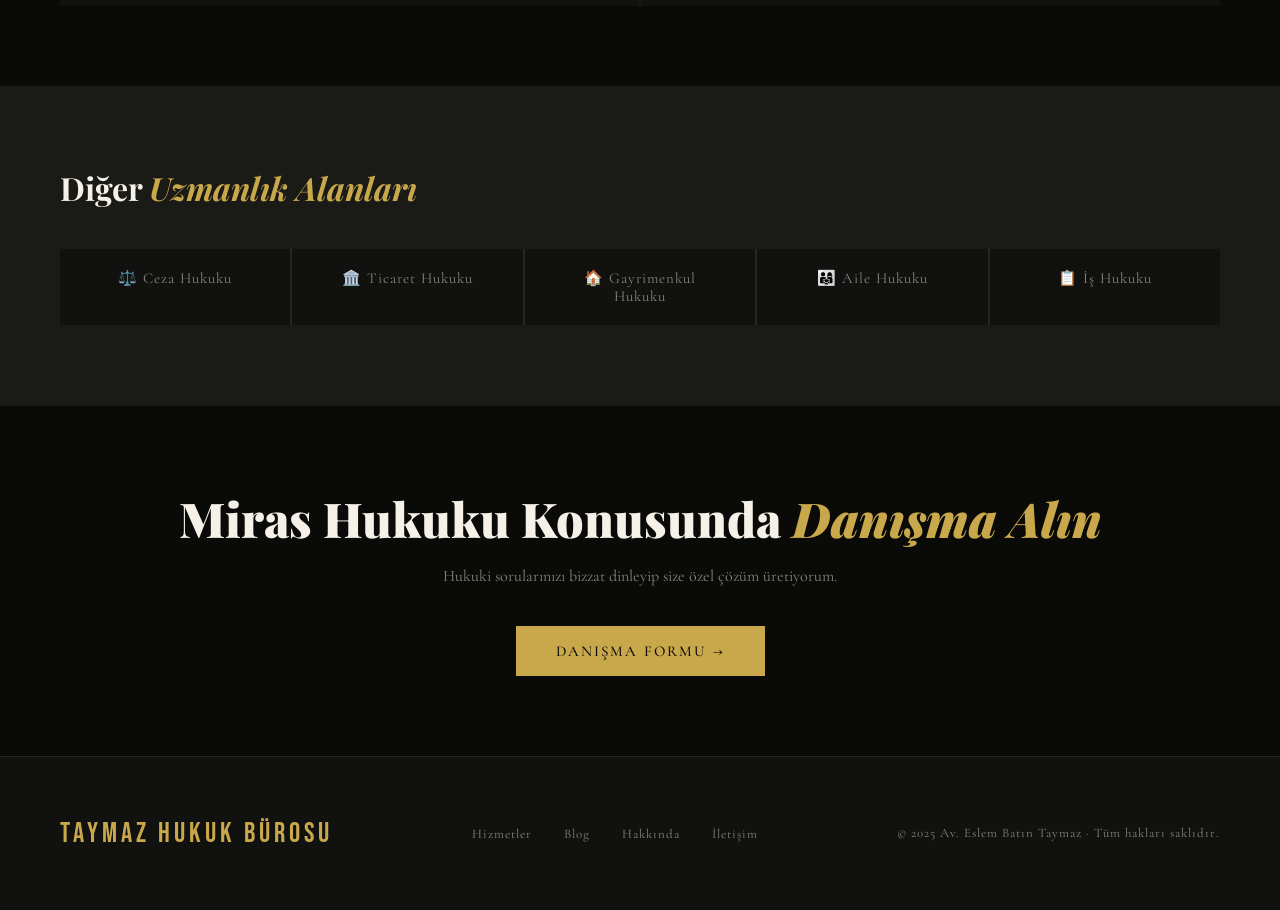
<file: miras-hukuku.html>
<!DOCTYPE html>
<html lang="tr">
<head>
<meta charset="UTF-8">
<meta name="viewport" content="width=device-width, initial-scale=1.0">
<title>Miras Hukuku — Taymaz Hukuk Bürosu</title>
<link href="https://fonts.googleapis.com/css2?family=Playfair+Display:ital,wght@0,700;0,900;1,700&family=Cormorant+Garamond:wght@300;400;500&family=Bebas+Neue&display=swap" rel="stylesheet">
<link rel="stylesheet" href="style.css">
<style>
  .page-hero { min-height: 50vh; display: flex; align-items: flex-end; padding: 140px 60px 80px; position: relative; overflow: hidden; border-bottom: 1px solid rgba(201,168,76,0.1); }
  .page-hero-bg { position: absolute; right: -20px; top: 50%; transform: translateY(-50%); font-family: 'Bebas Neue', sans-serif; font-size: clamp(100px, 15vw, 220px); color: transparent; -webkit-text-stroke: 1px rgba(201,168,76,0.06); line-height: 1; pointer-events: none; user-select: none; letter-spacing: -4px; }
  .breadcrumb { font-size: 12px; letter-spacing: 3px; text-transform: uppercase; color: var(--muted); margin-bottom: 20px; }
  .breadcrumb a { color: var(--gold); text-decoration: none; }
  .breadcrumb a:hover { color: var(--gold-light); }
  .page-hero h1 { font-family: 'Playfair Display', serif; font-size: clamp(40px, 6vw, 80px); font-weight: 900; line-height: 1.0; margin-bottom: 20px; }
  .page-hero h1 em { font-style: italic; color: var(--gold); }
  .page-hero p { font-size: 18px; line-height: 1.8; color: var(--muted); max-width: 560px; font-weight: 300; }
  .page-icon { font-size: 48px; margin-bottom: 24px; display: block; }

  .topics-section { padding: 80px 60px; }
  .topics-intro { font-size: 16px; color: var(--muted); line-height: 1.8; max-width: 700px; margin-bottom: 64px; font-weight: 300; padding-bottom: 40px; border-bottom: 1px solid rgba(201,168,76,0.1); }

  .topics-grid { display: grid; grid-template-columns: 1fr 1fr; gap: 2px; background: rgba(201,168,76,0.08); }
  .topic-card { background: var(--dark2); padding: 40px 44px; cursor: pointer; transition: background 0.3s; position: relative; overflow: hidden; text-decoration: none; color: inherit; display: block; }
  .topic-card::before { content: ''; position: absolute; left: 0; top: 0; bottom: 0; width: 2px; background: var(--gold); transform: scaleY(0); transition: transform 0.4s ease; transform-origin: top; }
  .topic-card:hover::before { transform: scaleY(1); }
  .topic-card:hover { background: var(--dark3); }
  .topic-num { font-family: 'Bebas Neue', sans-serif; font-size: 13px; letter-spacing: 3px; color: var(--gold); margin-bottom: 16px; display: block; opacity: 0.6; }
  .topic-card h3 { font-family: 'Playfair Display', serif; font-size: 20px; line-height: 1.4; margin-bottom: 12px; color: var(--cream); transition: color 0.3s; }
  .topic-card:hover h3 { color: var(--gold-light); }
  .topic-card p { font-size: 14px; color: var(--muted); line-height: 1.7; font-weight: 300; }
  .topic-arrow { position: absolute; bottom: 32px; right: 36px; color: var(--gold); font-size: 18px; opacity: 0; transition: opacity 0.3s, transform 0.3s; }
  .topic-card:hover .topic-arrow { opacity: 1; transform: translateX(4px); }

  .other-areas { padding: 80px 60px; background: var(--dark3); }
  .other-areas h2 { font-family: 'Playfair Display', serif; font-size: 32px; font-weight: 700; margin-bottom: 40px; }
  .other-areas h2 span { color: var(--gold); font-style: italic; }
  .areas-row { display: flex; gap: 2px; flex-wrap: wrap; background: rgba(201,168,76,0.08); }
  .area-pill { background: var(--dark2); padding: 20px 32px; text-decoration: none; color: var(--muted); font-size: 15px; letter-spacing: 1px; transition: all 0.3s; flex: 1; min-width: 160px; text-align: center; }
  .area-pill:hover { background: var(--dark); color: var(--gold); }

  .cta-section { padding: 80px 60px; text-align: center; border-top: 1px solid rgba(201,168,76,0.1); }
  .cta-section h2 { font-family: 'Playfair Display', serif; font-size: clamp(28px, 4vw, 48px); font-weight: 900; margin-bottom: 16px; }
  .cta-section h2 em { font-style: italic; color: var(--gold); }
  .cta-section p { font-size: 16px; color: var(--muted); margin-bottom: 40px; }

  @media (max-width: 768px) {
    .page-hero { padding: 120px 24px 60px; }
    .topics-section { padding: 60px 24px; }
    .topics-grid { grid-template-columns: 1fr; }
    .other-areas { padding: 60px 24px; }
    .cta-section { padding: 60px 24px; }
    .areas-row { flex-direction: column; }
  }
</style>
</head>
<body>
<div class="cursor" id="cursor"></div>
<div class="cursor-ring" id="cursorRing"></div>

<nav>
  <a href="index.html" class="nav-logo">TAYMAZ HUKUK BÜROSU</a>
  <ul class="nav-links">
    <li><a href="index.html#hizmetler">Hizmetler</a></li>
    <li><a href="index.html#blog">Blog</a></li>
    <li><a href="index.html#hakkinda">Hakkında</a></li>
    <li><a href="index.html#iletisim">İletişim</a></li>
  </ul>
  <a href="index.html#iletisim" class="nav-cta">Danışma Al</a>
</nav>

<section class="page-hero">
  <div class="page-hero-bg">MIRAS HUKUKU</div>
  <div>
    <p class="breadcrumb"><a href="index.html">Ana Sayfa</a> &nbsp;/&nbsp; Uzmanlık Alanları &nbsp;/&nbsp; Miras Hukuku</p>
    <span class="page-icon">📜</span>
    <h1>Miras <em>Hukuku</em></h1>
    <p>Vasiyetname düzenleme, miras paylaşımı, tereke davaları ve mirasçılık belgesi işlemleri.</p>
  </div>
</section>

<section class="topics-section">
  <p class="topics-intro reveal">
    Miras Hukuku alanında sık karşılaşılan hukuki konuları sizin için derliyorum. Aşağıdaki başlıklardan ilgilendiğiniz konuya tıklayarak blog yazılarıma ulaşabilirsiniz. Sorularınız için her zaman danışma talebinde bulunabilirsiniz.
  </p>
  <div class="topics-grid reveal">
    <a href="#" class="topic-card">
      <span class="topic-num">— 01</span>
      <h3>Vasiyetname Nasıl Düzenlenir? Türleri ve Geçerlilik Şartları</h3>
      <p>El yazılı, resmi ve sözlü vasiyetname türleri ile iptal edilmemesi için dikkat edilmesi gerekenler.</p>
      <span class="topic-arrow">→</span>
    </a>
    <a href="#" class="topic-card">
      <span class="topic-num">— 02</span>
      <h3>Yasal Mirasçılar ve Miras Payları</h3>
      <p>Anne, baba, eş ve çocukların yasal miras payları ile sıra düzeni.</p>
      <span class="topic-arrow">→</span>
    </a>
    <a href="#" class="topic-card">
      <span class="topic-num">— 03</span>
      <h3>Saklı Pay ve Tenkis Davası</h3>
      <p>Mirasçıların saklı paylarının ihlali halinde açılabilecek tenkis davası ve koşulları.</p>
      <span class="topic-arrow">→</span>
    </a>
    <a href="#" class="topic-card">
      <span class="topic-num">— 04</span>
      <h3>Miras Reddi: Borçlu Mirası Reddetmek</h3>
      <p>Borçla dolu bir mirası reddetmek için yasal süre, usul ve sonuçları.</p>
      <span class="topic-arrow">→</span>
    </a>
    <a href="#" class="topic-card">
      <span class="topic-num">— 05</span>
      <h3>Tereke Tespiti ve Mirasçılık Belgesi</h3>
      <p>Vefat sonrası miras bırakanın mal varlığının tespiti ve veraset ilamı alınması.</p>
      <span class="topic-arrow">→</span>
    </a>
    <a href="#" class="topic-card">
      <span class="topic-num">— 06</span>
      <h3>Mirastan Yoksunluk ve Mirastan Çıkarma</h3>
      <p>Mirasçının mirastan yoksun sayılacağı haller ve miras bırakanın ıskat yetkisi.</p>
      <span class="topic-arrow">→</span>
    </a>
    <a href="#" class="topic-card">
      <span class="topic-num">— 07</span>
      <h3>Mirasçılar Arası Taşınmaz Paylaşım Uyuşmazlıkları</h3>
      <p>Ortak mülkiyette anlaşmazlık çıkması halinde izalei şüyu (ortaklığın giderilmesi) davası.</p>
      <span class="topic-arrow">→</span>
    </a>
    <a href="#" class="topic-card">
      <span class="topic-num">— 08</span>
      <h3>Uluslararası Miras: Yurt Dışındaki Mallar</h3>
      <p>Yurt dışında yaşayan Türk vatandaşları veya yurt dışında mal bırakan mirasçıların hakları.</p>
      <span class="topic-arrow">→</span>
    </a>

  </div>
</section>

<section class="other-areas reveal">
  <h2>Diğer <span>Uzmanlık Alanları</span></h2>
  <div class="areas-row">
    <a href="ceza-hukuku.html" class="area-pill">⚖️ Ceza Hukuku</a>
    <a href="ticaret-hukuku.html" class="area-pill">🏛️ Ticaret Hukuku</a>
    <a href="gayrimenkul-hukuku.html" class="area-pill">🏠 Gayrimenkul Hukuku</a>
    <a href="aile-hukuku.html" class="area-pill">👨‍👩‍👧 Aile Hukuku</a>
    <a href="is-hukuku.html" class="area-pill">📋 İş Hukuku</a>

  </div>
</section>

<section class="cta-section reveal">
  <h2>Miras Hukuku Konusunda <em>Danışma Alın</em></h2>
  <p>Hukuki sorularınızı bizzat dinleyip size özel çözüm üretiyorum.</p>
  <a href="index.html#iletisim" class="btn-primary">Danışma Formu →</a>
</section>

<footer>
  <a href="index.html" class="footer-logo">TAYMAZ HUKUK BÜROSU</a>
  <ul class="footer-links">
    <li><a href="index.html#hizmetler">Hizmetler</a></li>
    <li><a href="index.html#blog">Blog</a></li>
    <li><a href="index.html#hakkinda">Hakkında</a></li>
    <li><a href="index.html#iletisim">İletişim</a></li>
  </ul>
  <p class="footer-copy">© 2025 Av. Eslem Batın Taymaz · Tüm hakları saklıdır.</p>
</footer>

<script src="cursor.js"></script>
</body>
</html>
</file>
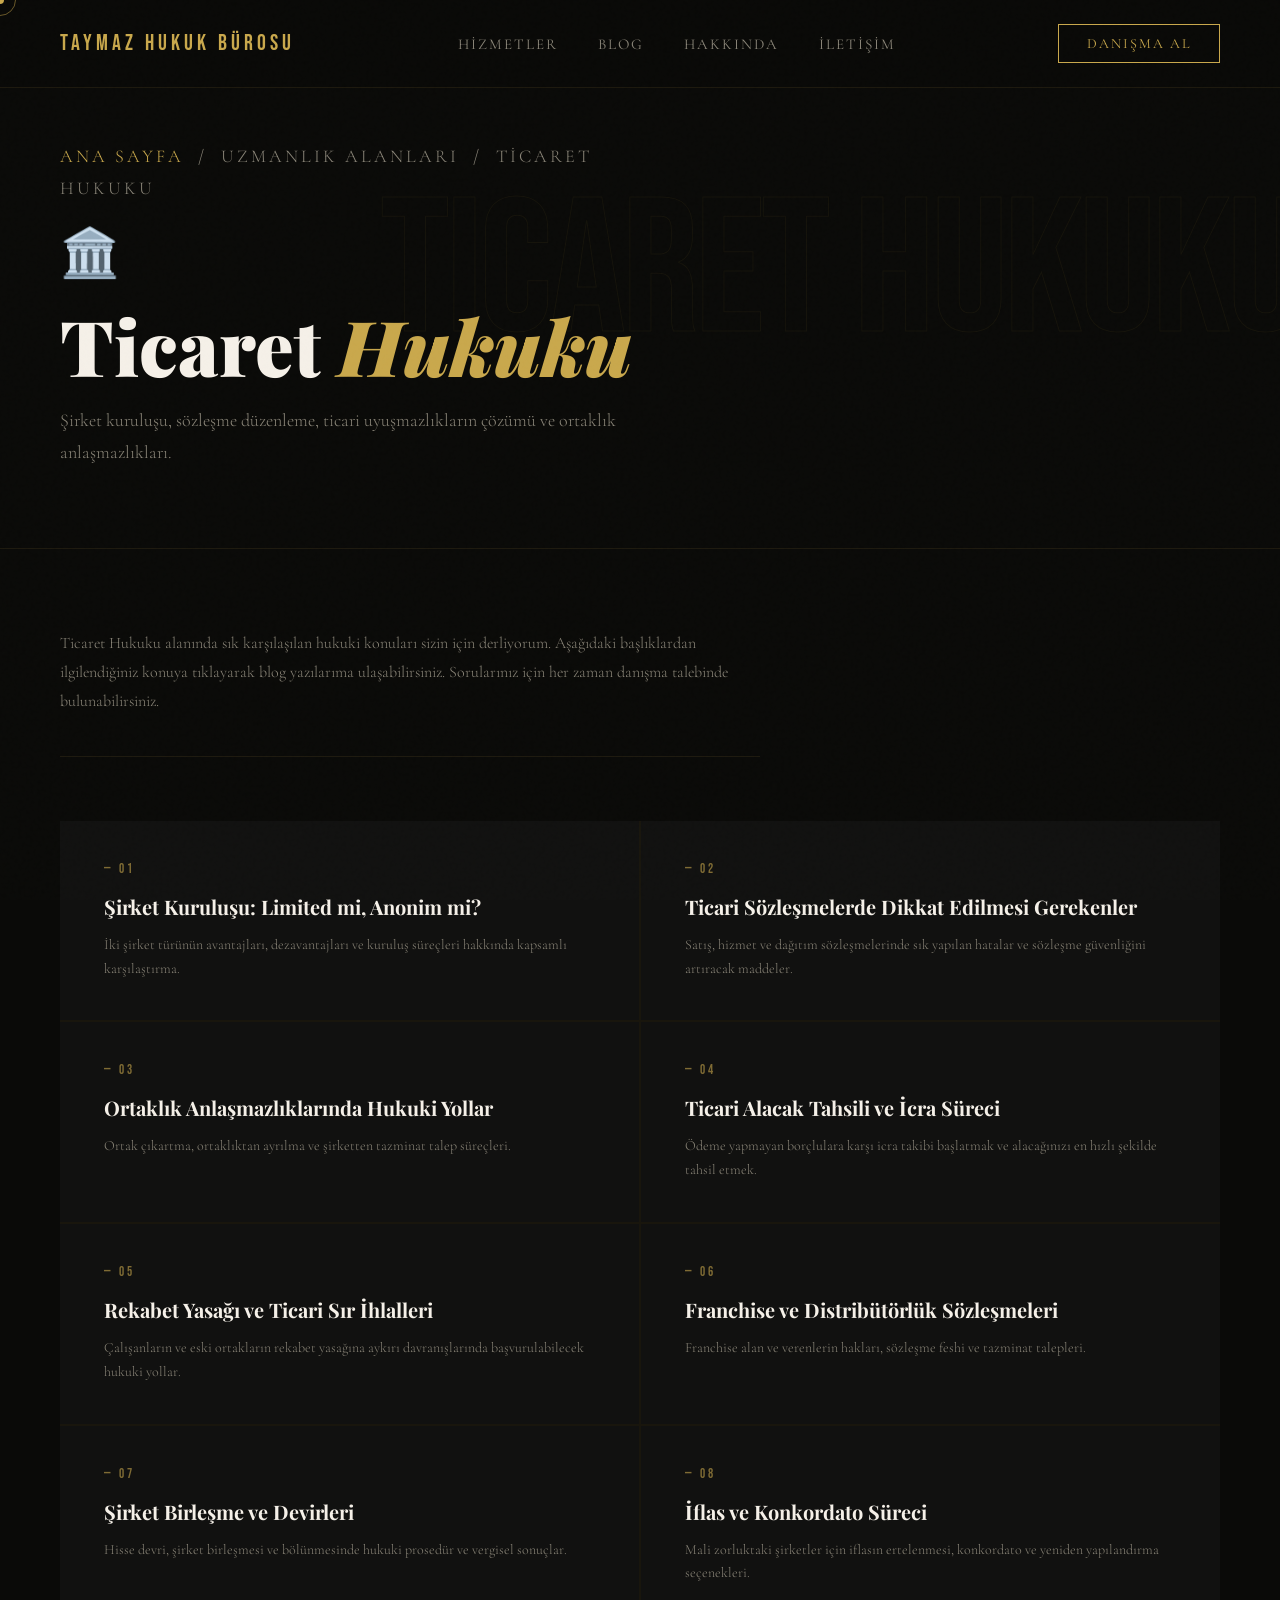
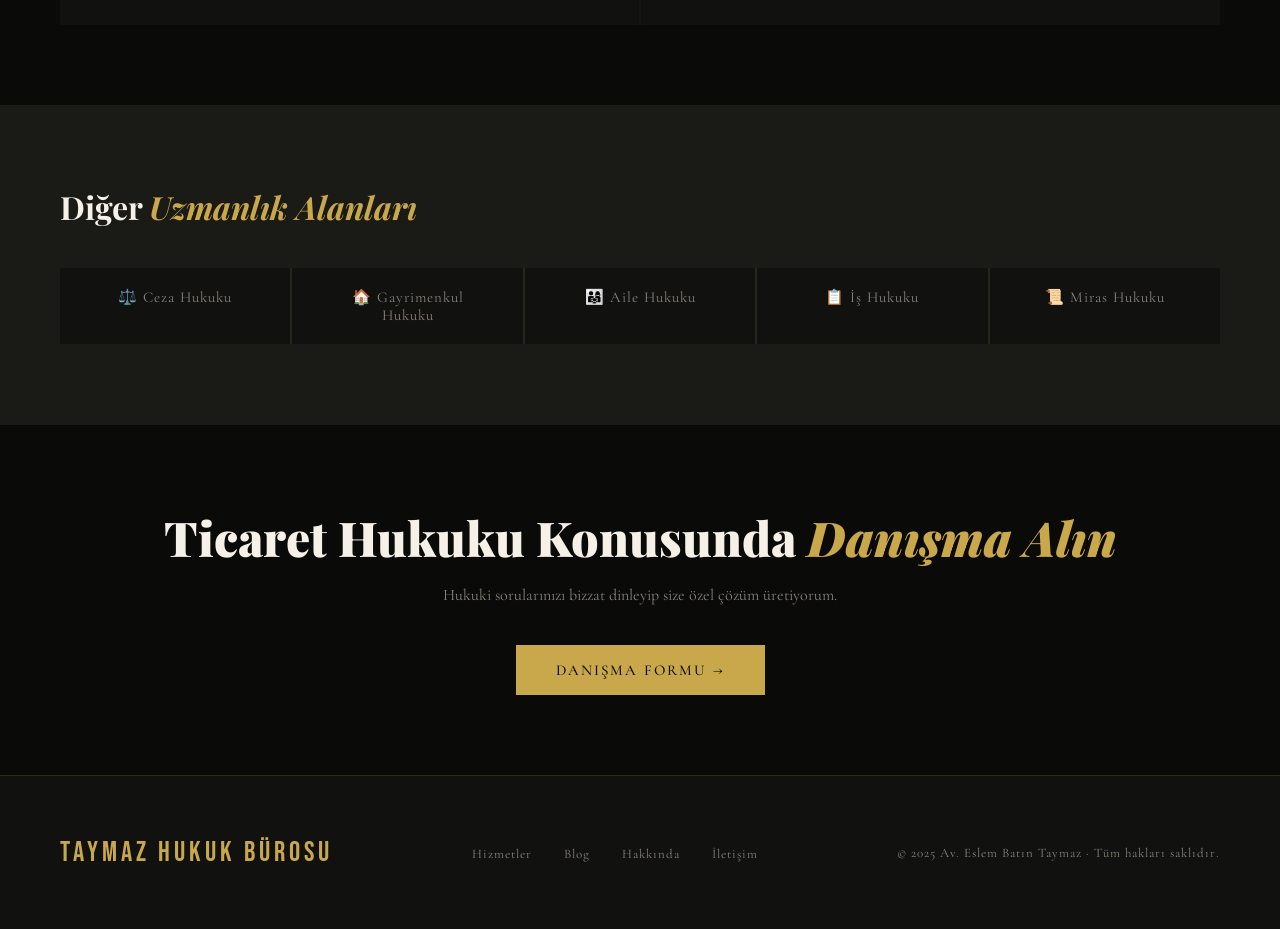
<file: ticaret-hukuku.html>
<!DOCTYPE html>
<html lang="tr">
<head>
<meta charset="UTF-8">
<meta name="viewport" content="width=device-width, initial-scale=1.0">
<title>Ticaret Hukuku — Taymaz Hukuk Bürosu</title>
<link href="https://fonts.googleapis.com/css2?family=Playfair+Display:ital,wght@0,700;0,900;1,700&family=Cormorant+Garamond:wght@300;400;500&family=Bebas+Neue&display=swap" rel="stylesheet">
<link rel="stylesheet" href="style.css">
<style>
  .page-hero { min-height: 50vh; display: flex; align-items: flex-end; padding: 140px 60px 80px; position: relative; overflow: hidden; border-bottom: 1px solid rgba(201,168,76,0.1); }
  .page-hero-bg { position: absolute; right: -20px; top: 50%; transform: translateY(-50%); font-family: 'Bebas Neue', sans-serif; font-size: clamp(100px, 15vw, 220px); color: transparent; -webkit-text-stroke: 1px rgba(201,168,76,0.06); line-height: 1; pointer-events: none; user-select: none; letter-spacing: -4px; }
  .breadcrumb { font-size: 12px; letter-spacing: 3px; text-transform: uppercase; color: var(--muted); margin-bottom: 20px; }
  .breadcrumb a { color: var(--gold); text-decoration: none; }
  .breadcrumb a:hover { color: var(--gold-light); }
  .page-hero h1 { font-family: 'Playfair Display', serif; font-size: clamp(40px, 6vw, 80px); font-weight: 900; line-height: 1.0; margin-bottom: 20px; }
  .page-hero h1 em { font-style: italic; color: var(--gold); }
  .page-hero p { font-size: 18px; line-height: 1.8; color: var(--muted); max-width: 560px; font-weight: 300; }
  .page-icon { font-size: 48px; margin-bottom: 24px; display: block; }

  .topics-section { padding: 80px 60px; }
  .topics-intro { font-size: 16px; color: var(--muted); line-height: 1.8; max-width: 700px; margin-bottom: 64px; font-weight: 300; padding-bottom: 40px; border-bottom: 1px solid rgba(201,168,76,0.1); }

  .topics-grid { display: grid; grid-template-columns: 1fr 1fr; gap: 2px; background: rgba(201,168,76,0.08); }
  .topic-card { background: var(--dark2); padding: 40px 44px; cursor: pointer; transition: background 0.3s; position: relative; overflow: hidden; text-decoration: none; color: inherit; display: block; }
  .topic-card::before { content: ''; position: absolute; left: 0; top: 0; bottom: 0; width: 2px; background: var(--gold); transform: scaleY(0); transition: transform 0.4s ease; transform-origin: top; }
  .topic-card:hover::before { transform: scaleY(1); }
  .topic-card:hover { background: var(--dark3); }
  .topic-num { font-family: 'Bebas Neue', sans-serif; font-size: 13px; letter-spacing: 3px; color: var(--gold); margin-bottom: 16px; display: block; opacity: 0.6; }
  .topic-card h3 { font-family: 'Playfair Display', serif; font-size: 20px; line-height: 1.4; margin-bottom: 12px; color: var(--cream); transition: color 0.3s; }
  .topic-card:hover h3 { color: var(--gold-light); }
  .topic-card p { font-size: 14px; color: var(--muted); line-height: 1.7; font-weight: 300; }
  .topic-arrow { position: absolute; bottom: 32px; right: 36px; color: var(--gold); font-size: 18px; opacity: 0; transition: opacity 0.3s, transform 0.3s; }
  .topic-card:hover .topic-arrow { opacity: 1; transform: translateX(4px); }

  .other-areas { padding: 80px 60px; background: var(--dark3); }
  .other-areas h2 { font-family: 'Playfair Display', serif; font-size: 32px; font-weight: 700; margin-bottom: 40px; }
  .other-areas h2 span { color: var(--gold); font-style: italic; }
  .areas-row { display: flex; gap: 2px; flex-wrap: wrap; background: rgba(201,168,76,0.08); }
  .area-pill { background: var(--dark2); padding: 20px 32px; text-decoration: none; color: var(--muted); font-size: 15px; letter-spacing: 1px; transition: all 0.3s; flex: 1; min-width: 160px; text-align: center; }
  .area-pill:hover { background: var(--dark); color: var(--gold); }

  .cta-section { padding: 80px 60px; text-align: center; border-top: 1px solid rgba(201,168,76,0.1); }
  .cta-section h2 { font-family: 'Playfair Display', serif; font-size: clamp(28px, 4vw, 48px); font-weight: 900; margin-bottom: 16px; }
  .cta-section h2 em { font-style: italic; color: var(--gold); }
  .cta-section p { font-size: 16px; color: var(--muted); margin-bottom: 40px; }

  @media (max-width: 768px) {
    .page-hero { padding: 120px 24px 60px; }
    .topics-section { padding: 60px 24px; }
    .topics-grid { grid-template-columns: 1fr; }
    .other-areas { padding: 60px 24px; }
    .cta-section { padding: 60px 24px; }
    .areas-row { flex-direction: column; }
  }
</style>
</head>
<body>
<div class="cursor" id="cursor"></div>
<div class="cursor-ring" id="cursorRing"></div>

<nav>
  <a href="index.html" class="nav-logo">TAYMAZ HUKUK BÜROSU</a>
  <ul class="nav-links">
    <li><a href="index.html#hizmetler">Hizmetler</a></li>
    <li><a href="index.html#blog">Blog</a></li>
    <li><a href="index.html#hakkinda">Hakkında</a></li>
    <li><a href="index.html#iletisim">İletişim</a></li>
  </ul>
  <a href="index.html#iletisim" class="nav-cta">Danışma Al</a>
</nav>

<section class="page-hero">
  <div class="page-hero-bg">TICARET HUKUKU</div>
  <div>
    <p class="breadcrumb"><a href="index.html">Ana Sayfa</a> &nbsp;/&nbsp; Uzmanlık Alanları &nbsp;/&nbsp; Ticaret Hukuku</p>
    <span class="page-icon">🏛️</span>
    <h1>Ticaret <em>Hukuku</em></h1>
    <p>Şirket kuruluşu, sözleşme düzenleme, ticari uyuşmazlıkların çözümü ve ortaklık anlaşmazlıkları.</p>
  </div>
</section>

<section class="topics-section">
  <p class="topics-intro reveal">
    Ticaret Hukuku alanında sık karşılaşılan hukuki konuları sizin için derliyorum. Aşağıdaki başlıklardan ilgilendiğiniz konuya tıklayarak blog yazılarıma ulaşabilirsiniz. Sorularınız için her zaman danışma talebinde bulunabilirsiniz.
  </p>
  <div class="topics-grid reveal">
    <a href="#" class="topic-card">
      <span class="topic-num">— 01</span>
      <h3>Şirket Kuruluşu: Limited mi, Anonim mi?</h3>
      <p>İki şirket türünün avantajları, dezavantajları ve kuruluş süreçleri hakkında kapsamlı karşılaştırma.</p>
      <span class="topic-arrow">→</span>
    </a>
    <a href="#" class="topic-card">
      <span class="topic-num">— 02</span>
      <h3>Ticari Sözleşmelerde Dikkat Edilmesi Gerekenler</h3>
      <p>Satış, hizmet ve dağıtım sözleşmelerinde sık yapılan hatalar ve sözleşme güvenliğini artıracak maddeler.</p>
      <span class="topic-arrow">→</span>
    </a>
    <a href="#" class="topic-card">
      <span class="topic-num">— 03</span>
      <h3>Ortaklık Anlaşmazlıklarında Hukuki Yollar</h3>
      <p>Ortak çıkartma, ortaklıktan ayrılma ve şirketten tazminat talep süreçleri.</p>
      <span class="topic-arrow">→</span>
    </a>
    <a href="#" class="topic-card">
      <span class="topic-num">— 04</span>
      <h3>Ticari Alacak Tahsili ve İcra Süreci</h3>
      <p>Ödeme yapmayan borçlulara karşı icra takibi başlatmak ve alacağınızı en hızlı şekilde tahsil etmek.</p>
      <span class="topic-arrow">→</span>
    </a>
    <a href="#" class="topic-card">
      <span class="topic-num">— 05</span>
      <h3>Rekabet Yasağı ve Ticari Sır İhlalleri</h3>
      <p>Çalışanların ve eski ortakların rekabet yasağına aykırı davranışlarında başvurulabilecek hukuki yollar.</p>
      <span class="topic-arrow">→</span>
    </a>
    <a href="#" class="topic-card">
      <span class="topic-num">— 06</span>
      <h3>Franchise ve Distribütörlük Sözleşmeleri</h3>
      <p>Franchise alan ve verenlerin hakları, sözleşme feshi ve tazminat talepleri.</p>
      <span class="topic-arrow">→</span>
    </a>
    <a href="#" class="topic-card">
      <span class="topic-num">— 07</span>
      <h3>Şirket Birleşme ve Devirleri</h3>
      <p>Hisse devri, şirket birleşmesi ve bölünmesinde hukuki prosedür ve vergisel sonuçlar.</p>
      <span class="topic-arrow">→</span>
    </a>
    <a href="#" class="topic-card">
      <span class="topic-num">— 08</span>
      <h3>İflas ve Konkordato Süreci</h3>
      <p>Mali zorluktaki şirketler için iflasın ertelenmesi, konkordato ve yeniden yapılandırma seçenekleri.</p>
      <span class="topic-arrow">→</span>
    </a>

  </div>
</section>

<section class="other-areas reveal">
  <h2>Diğer <span>Uzmanlık Alanları</span></h2>
  <div class="areas-row">
    <a href="ceza-hukuku.html" class="area-pill">⚖️ Ceza Hukuku</a>
    <a href="gayrimenkul-hukuku.html" class="area-pill">🏠 Gayrimenkul Hukuku</a>
    <a href="aile-hukuku.html" class="area-pill">👨‍👩‍👧 Aile Hukuku</a>
    <a href="is-hukuku.html" class="area-pill">📋 İş Hukuku</a>
    <a href="miras-hukuku.html" class="area-pill">📜 Miras Hukuku</a>

  </div>
</section>

<section class="cta-section reveal">
  <h2>Ticaret Hukuku Konusunda <em>Danışma Alın</em></h2>
  <p>Hukuki sorularınızı bizzat dinleyip size özel çözüm üretiyorum.</p>
  <a href="index.html#iletisim" class="btn-primary">Danışma Formu →</a>
</section>

<footer>
  <a href="index.html" class="footer-logo">TAYMAZ HUKUK BÜROSU</a>
  <ul class="footer-links">
    <li><a href="index.html#hizmetler">Hizmetler</a></li>
    <li><a href="index.html#blog">Blog</a></li>
    <li><a href="index.html#hakkinda">Hakkında</a></li>
    <li><a href="index.html#iletisim">İletişim</a></li>
  </ul>
  <p class="footer-copy">© 2025 Av. Eslem Batın Taymaz · Tüm hakları saklıdır.</p>
</footer>

<script src="cursor.js"></script>
</body>
</html>
</file>
<file: style.css>
:root {
  --gold: #C9A84C;
  --gold-light: #E8C87A;
  --dark: #0A0A08;
  --dark2: #111110;
  --dark3: #1A1A17;
  --cream: #F5F0E8;
  --muted: #8A8578;
}

*, *::before, *::after { margin: 0; padding: 0; box-sizing: border-box; }
html { scroll-behavior: smooth; }
body { background: var(--dark); color: var(--cream); font-family: 'Cormorant Garamond', serif; overflow-x: hidden; cursor: none; }

.cursor { width: 8px; height: 8px; background: var(--gold); border-radius: 50%; position: fixed; pointer-events: none; z-index: 9999; transform: translate(-50%, -50%); }
.cursor-ring { width: 32px; height: 32px; border: 1px solid var(--gold); border-radius: 50%; position: fixed; pointer-events: none; z-index: 9998; transition: width 0.2s, height 0.2s, opacity 0.2s; transform: translate(-50%, -50%); opacity: 0.5; }

body::before { content: ''; position: fixed; inset: 0; background-image: url("data:image/svg+xml,%3Csvg viewBox='0 0 256 256' xmlns='http://www.w3.org/2000/svg'%3E%3Cfilter id='noise'%3E%3CfeTurbulence type='fractalNoise' baseFrequency='0.9' numOctaves='4' stitchTiles='stitch'/%3E%3C/filter%3E%3Crect width='100%25' height='100%25' filter='url(%23noise)' opacity='0.04'/%3E%3C/svg%3E"); pointer-events: none; z-index: 1000; opacity: 0.4; }

/* NAV */
nav { position: fixed; top: 0; left: 0; right: 0; z-index: 100; padding: 24px 60px; display: flex; align-items: center; justify-content: space-between; border-bottom: 1px solid rgba(201,168,76,0.1); background: rgba(10,10,8,0.92); backdrop-filter: blur(12px); }
.nav-logo { font-family: 'Bebas Neue', sans-serif; font-size: 22px; letter-spacing: 4px; color: var(--gold); text-decoration: none; }
.nav-links { display: flex; gap: 40px; list-style: none; }
.nav-links a { color: var(--muted); text-decoration: none; font-size: 15px; letter-spacing: 2px; text-transform: uppercase; transition: color 0.3s; }
.nav-links a:hover { color: var(--gold-light); }
.nav-cta { padding: 10px 28px; border: 1px solid var(--gold); color: var(--gold); text-decoration: none; font-size: 14px; letter-spacing: 2px; text-transform: uppercase; transition: all 0.3s; }
.nav-cta:hover { background: var(--gold); color: var(--dark); }

/* BUTTONS */
.btn-primary { padding: 16px 40px; background: var(--gold); color: var(--dark); text-decoration: none; font-size: 15px; letter-spacing: 2px; text-transform: uppercase; font-weight: 500; transition: all 0.3s; display: inline-block; }
.btn-primary:hover { background: var(--gold-light); transform: translateY(-2px); box-shadow: 0 8px 32px rgba(201,168,76,0.3); }
.btn-secondary { padding: 16px 40px; border: 1px solid rgba(201,168,76,0.3); color: var(--cream); text-decoration: none; font-size: 15px; letter-spacing: 2px; text-transform: uppercase; transition: all 0.3s; display: inline-block; }
.btn-secondary:hover { border-color: var(--gold); color: var(--gold); transform: translateY(-2px); }

/* FOOTER */
footer { background: var(--dark2); border-top: 1px solid rgba(201,168,76,0.15); padding: 60px; display: flex; align-items: center; justify-content: space-between; flex-wrap: wrap; gap: 24px; }
.footer-logo { font-family: 'Bebas Neue', sans-serif; font-size: 28px; letter-spacing: 4px; color: var(--gold); text-decoration: none; }
.footer-copy { font-size: 13px; color: var(--muted); letter-spacing: 1px; }
.footer-links { display: flex; gap: 32px; list-style: none; }
.footer-links a { color: var(--muted); text-decoration: none; font-size: 13px; letter-spacing: 1px; transition: color 0.3s; }
.footer-links a:hover { color: var(--gold); }

/* GOLD DIVIDER */
.gold-divider { display: flex; align-items: center; gap: 16px; margin: 0 60px; opacity: 0.2; }
.gold-divider::before, .gold-divider::after { content: ''; flex: 1; height: 1px; background: var(--gold); }
.gold-divider-icon { color: var(--gold); font-size: 14px; }

/* REVEAL */
.reveal { opacity: 0; transform: translateY(30px); transition: opacity 0.8s ease, transform 0.8s ease; }
.reveal.visible { opacity: 1; transform: translateY(0); }

/* SECTION */
.section { padding: 100px 60px; }
.section-header { display: flex; align-items: flex-end; justify-content: space-between; margin-bottom: 64px; border-bottom: 1px solid rgba(201,168,76,0.1); padding-bottom: 32px; }
.section-num { font-family: 'Bebas Neue', sans-serif; font-size: 80px; color: transparent; -webkit-text-stroke: 1px rgba(201,168,76,0.2); line-height: 1; margin-right: 24px; }
.section-title-wrap h2 { font-family: 'Playfair Display', serif; font-size: clamp(32px, 4vw, 52px); font-weight: 700; line-height: 1.1; }
.section-title-wrap h2 span { color: var(--gold); font-style: italic; }
.section-link { color: var(--gold); text-decoration: none; font-size: 13px; letter-spacing: 3px; text-transform: uppercase; display: flex; align-items: center; gap: 12px; transition: gap 0.3s; white-space: nowrap; margin-bottom: 8px; }
.section-link:hover { gap: 20px; }

/* FORM */
.contact-form { display: flex; flex-direction: column; gap: 20px; }
.form-group { display: flex; flex-direction: column; gap: 8px; }
.form-group label { font-size: 11px; letter-spacing: 3px; text-transform: uppercase; color: var(--muted); }
.form-group input, .form-group select, .form-group textarea { background: var(--dark3); border: 1px solid rgba(201,168,76,0.15); color: var(--cream); padding: 14px 18px; font-family: 'Cormorant Garamond', serif; font-size: 16px; outline: none; transition: border-color 0.3s; width: 100%; }
.form-group input:focus, .form-group select:focus, .form-group textarea:focus { border-color: var(--gold); }
.form-group select { appearance: none; cursor: pointer; }
.form-group select option { background: var(--dark2); color: var(--cream); }
.form-group textarea { resize: vertical; min-height: 120px; }
.form-submit { padding: 16px; background: var(--gold); color: var(--dark); border: none; font-family: 'Cormorant Garamond', serif; font-size: 15px; letter-spacing: 3px; text-transform: uppercase; font-weight: 600; cursor: pointer; transition: all 0.3s; width: 100%; margin-top: 8px; }
.form-submit:hover { background: var(--gold-light); transform: translateY(-2px); box-shadow: 0 8px 32px rgba(201,168,76,0.25); }

@media (max-width: 768px) {
  nav { padding: 20px 24px; }
  .nav-links { display: none; }
  .section { padding: 60px 24px; }
  footer { padding: 40px 24px; flex-direction: column; text-align: center; }
  .footer-links { flex-wrap: wrap; justify-content: center; }
  .gold-divider { margin: 0 24px; }
  .section-header { flex-direction: column; align-items: flex-start; gap: 16px; }
}
</file>
